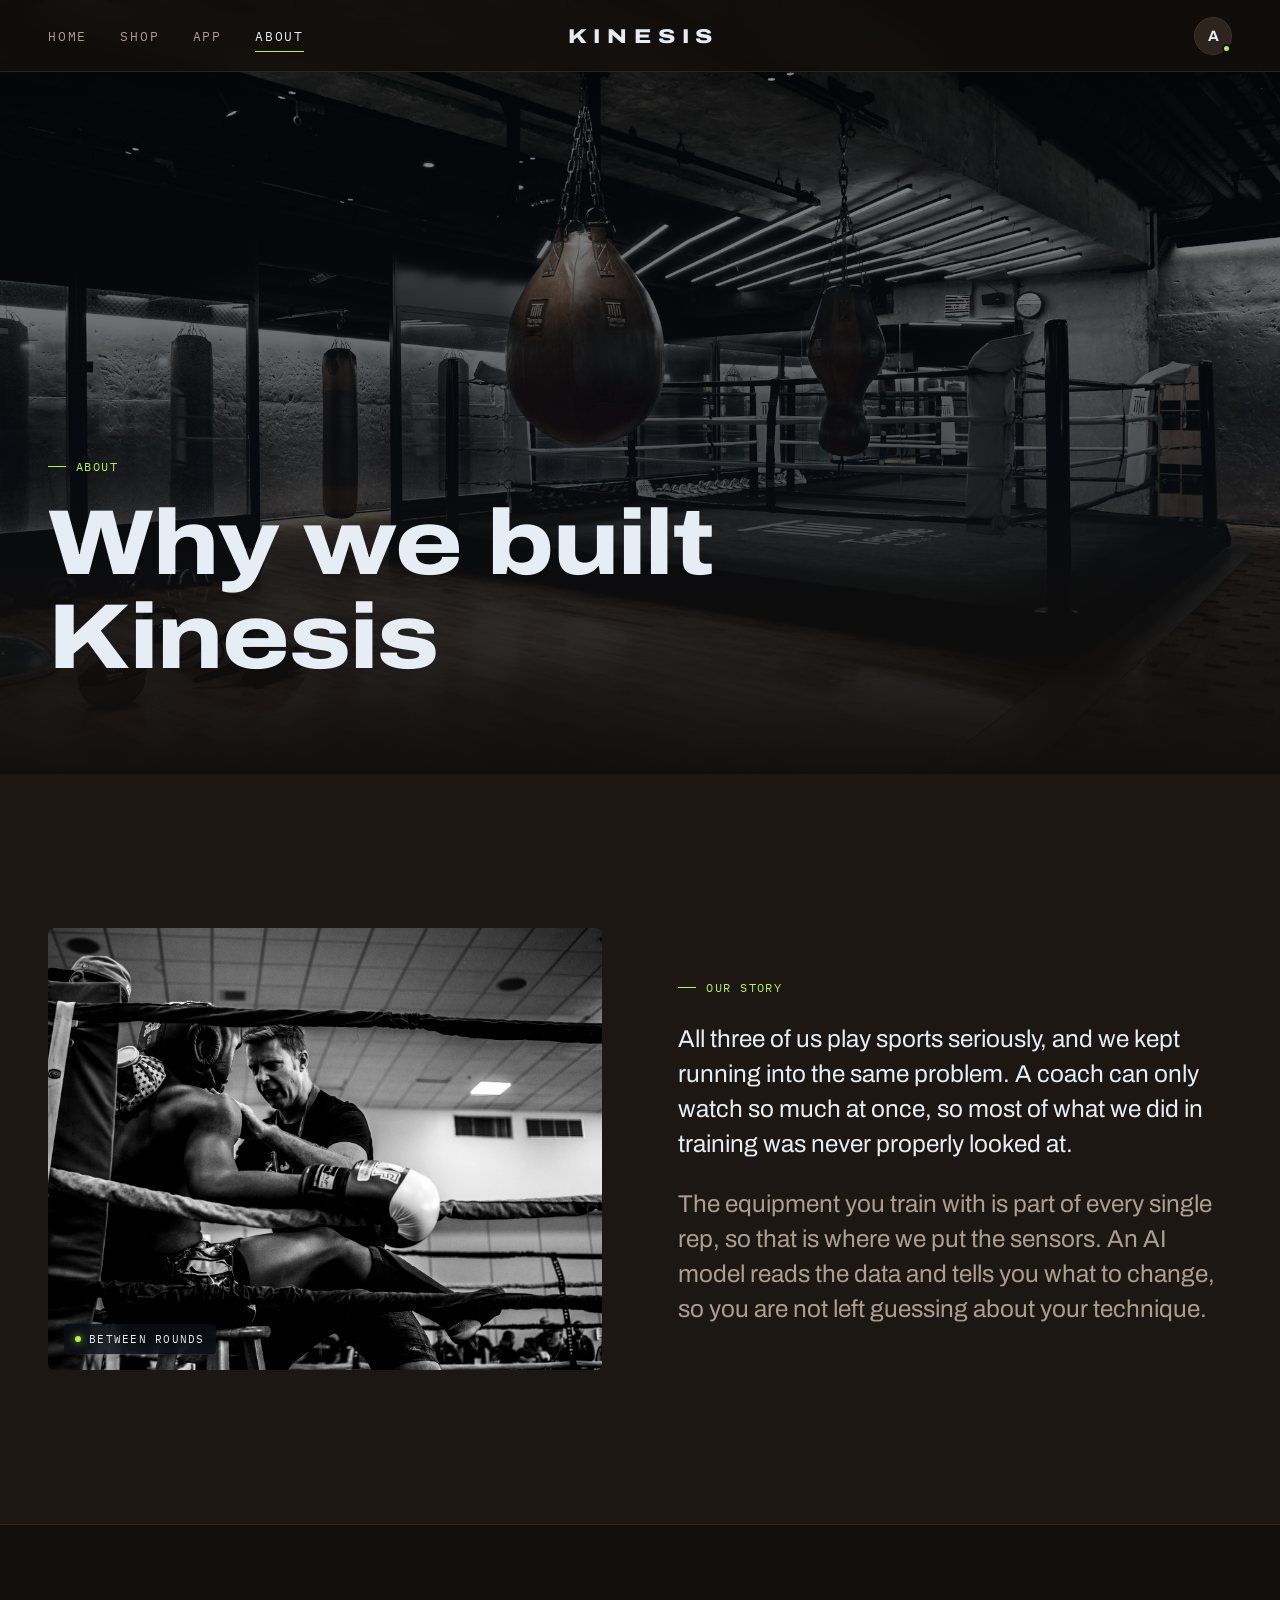
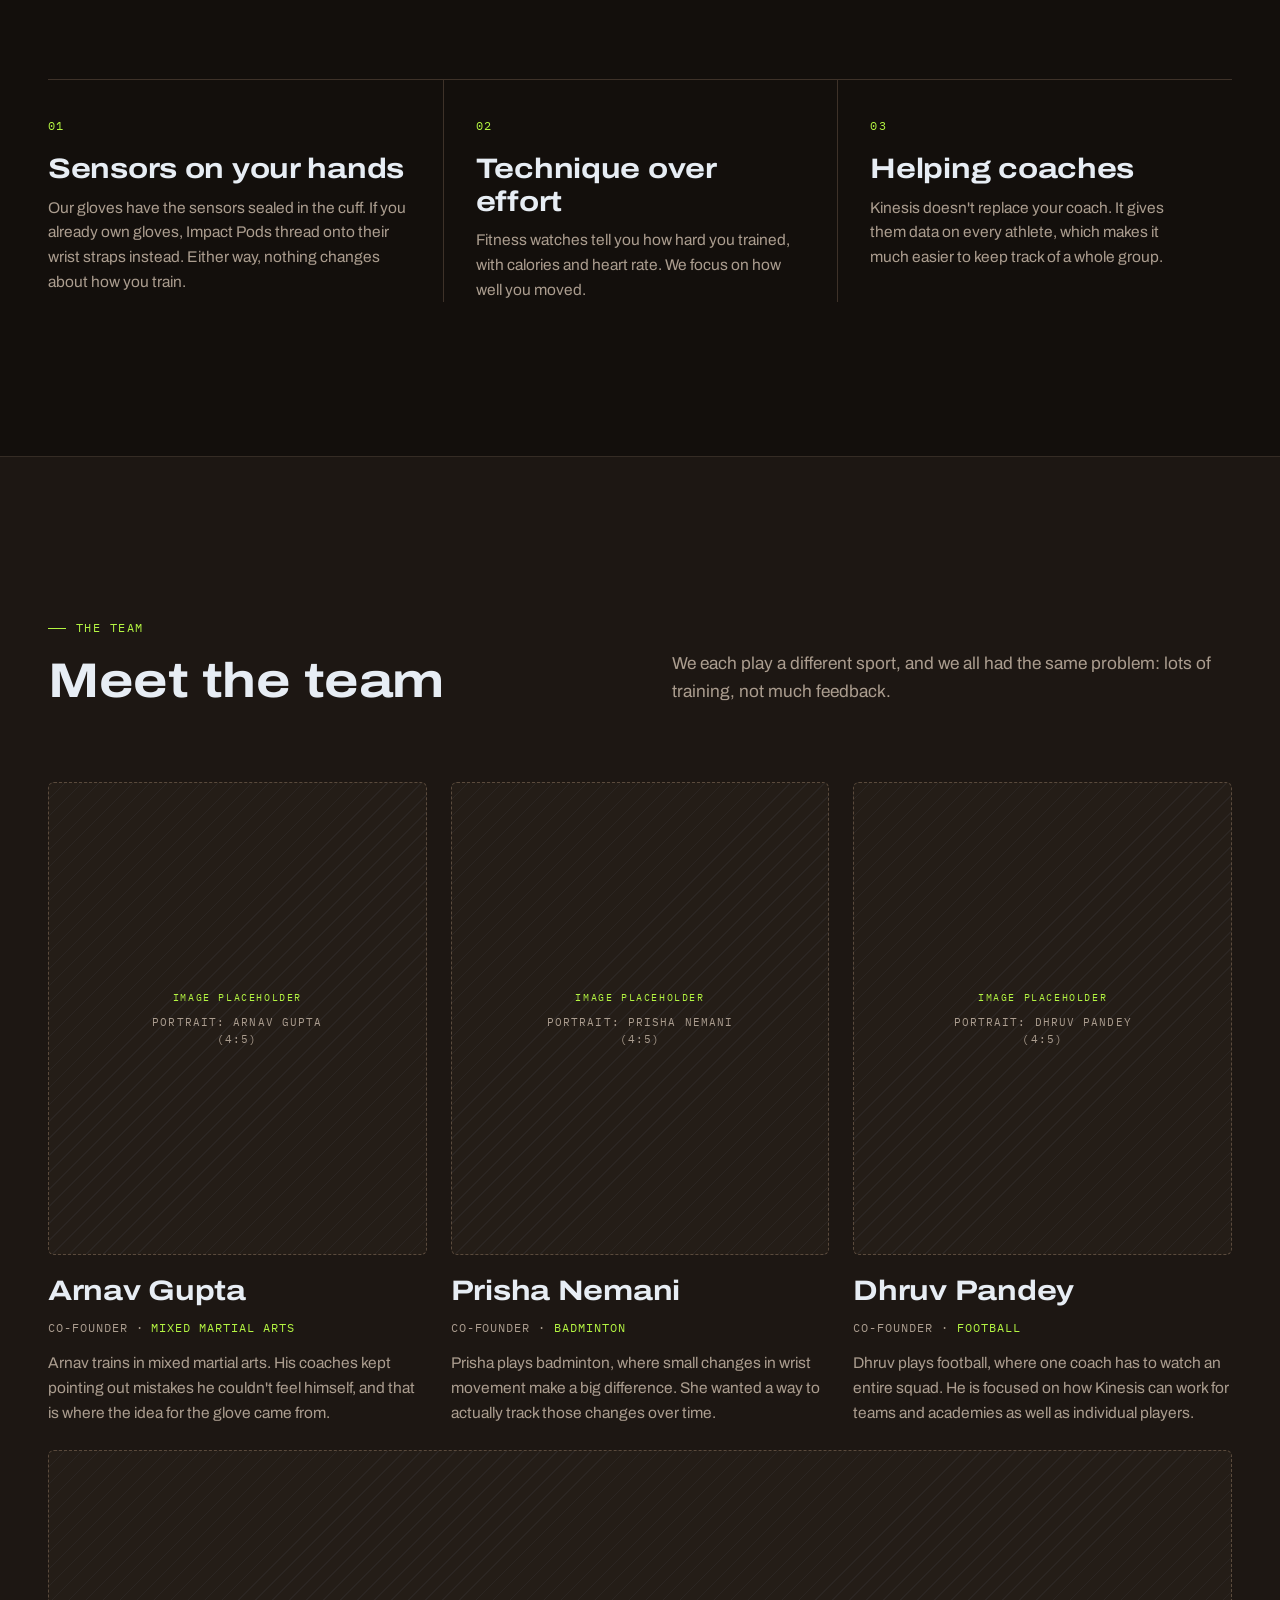
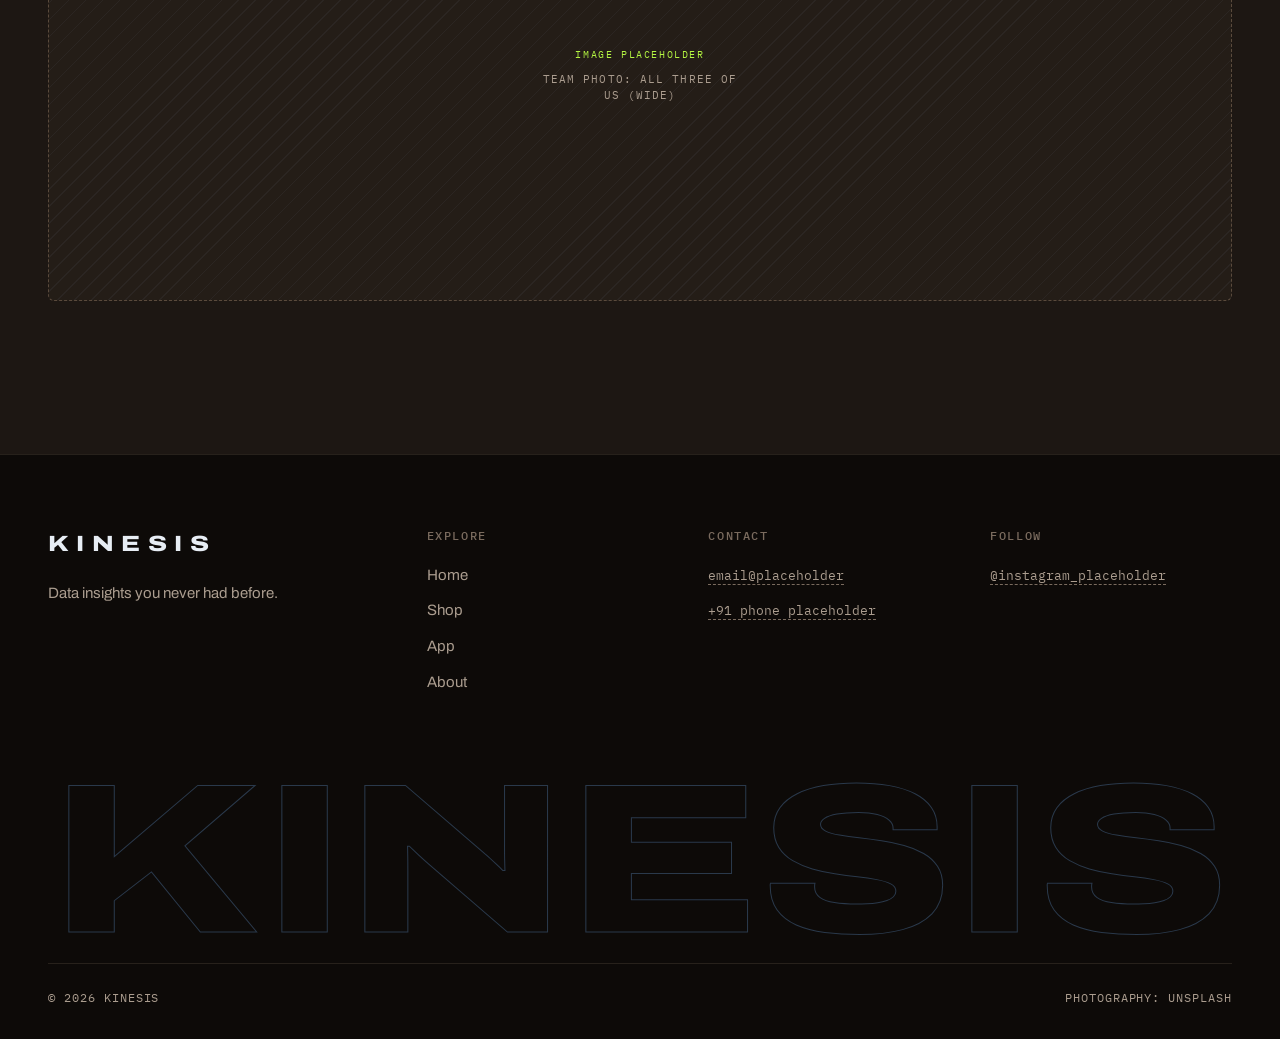
<file: about.html>
<!DOCTYPE html>
<html lang="en">
<head>
  <meta charset="utf-8">
  <meta name="viewport" content="width=device-width, initial-scale=1">
  <title>About | Kinesis</title>
  <meta name="description" content="Why we started Kinesis and who we are.">
  <meta name="theme-color" content="#0b1017">
  <link rel="icon" href="assets/img/favicon.svg" type="image/svg+xml">
  <link rel="icon" href="assets/img/favicon-32.png" type="image/png" sizes="32x32">
  <link rel="apple-touch-icon" href="assets/img/apple-touch-icon.png">
  <link rel="preconnect" href="https://fonts.googleapis.com">
  <link rel="preconnect" href="https://fonts.gstatic.com" crossorigin>
  <link href="https://fonts.googleapis.com/css2?family=Archivo:wdth,wght@62..125,100..900&family=IBM+Plex+Mono:wght@400;500&display=swap" rel="stylesheet">
  <link rel="stylesheet" href="assets/css/style.css">
</head>
<body data-page="about">
  <header id="site-header"></header>

  <main>
    <section class="about-hero">
      <img src="assets/img/about-gym.jpg" alt="An empty boxing gym with a ring and heavy bags">
      <div class="wrap">
        <span class="eyebrow reveal">About</span>
        <h1 class="h-xl reveal" data-delay="1">Why we built Kinesis</h1>
      </div>
    </section>

    <section class="section tone-b">
      <div class="wrap story">
        <figure class="story-media reveal" style="margin:0">
          <img src="assets/img/about-corner.jpg" alt="A coach talking to a fighter in the corner of a ring" loading="lazy">
          <figcaption class="badge">Between rounds</figcaption>
        </figure>
        <div>
          <span class="eyebrow reveal">Our story</span>
          <p class="big reveal" data-delay="1">All three of us play sports seriously, and we kept running into the same problem. A coach can only watch so much at once, so most of what we did in training was never properly looked at.</p>
          <p class="big reveal" data-delay="2">The equipment you train with is part of every single rep, so that is where we put the sensors. An AI model reads the data and tells you what to change, so you are not left guessing about your technique.</p>
        </div>
      </div>
    </section>

    <section class="section tone-a">
      <div class="wrap">
        <div class="principles reveal">
          <div>
            <span class="num">01</span>
            <h3 class="h-md">Sensors on your hands</h3>
            <p>Our gloves have the sensors sealed in the cuff. If you already own gloves, Impact Pods thread onto their wrist straps instead. Either way, nothing changes about how you train.</p>
          </div>
          <div>
            <span class="num">02</span>
            <h3 class="h-md">Technique over effort</h3>
            <p>Fitness watches tell you how hard you trained, with calories and heart rate. We focus on how well you moved.</p>
          </div>
          <div>
            <span class="num">03</span>
            <h3 class="h-md">Helping coaches</h3>
            <p>Kinesis doesn't replace your coach. It gives them data on every athlete, which makes it much easier to keep track of a whole group.</p>
          </div>
        </div>
      </div>
    </section>

    <section class="section tone-b">
      <div class="wrap">
        <div class="section-head">
          <div class="reveal">
            <span class="eyebrow">The team</span>
            <h2 class="h-lg">Meet the team</h2>
          </div>
          <p class="lede reveal" data-delay="1">We each play a different sport, and we all had the same problem: lots of training, not much feedback.</p>
        </div>

        <div class="team">
          <article class="member reveal">
            <div class="ph"><span>Portrait: Arnav Gupta (4:5)</span></div>
            <div class="member-info">
              <h3 class="h-md">Arnav Gupta</h3>
              <span class="mono">Co-founder · <span class="sport">Mixed martial arts</span></span>
              <p>Arnav trains in mixed martial arts. His coaches kept pointing out mistakes he couldn't feel himself, and that is where the idea for the glove came from.</p>
            </div>
          </article>
          <article class="member reveal" data-delay="1">
            <div class="ph"><span>Portrait: Prisha Nemani (4:5)</span></div>
            <div class="member-info">
              <h3 class="h-md">Prisha Nemani</h3>
              <span class="mono">Co-founder · <span class="sport">Badminton</span></span>
              <p>Prisha plays badminton, where small changes in wrist movement make a big difference. She wanted a way to actually track those changes over time.</p>
            </div>
          </article>
          <article class="member reveal" data-delay="2">
            <div class="ph"><span>Portrait: Dhruv Pandey (4:5)</span></div>
            <div class="member-info">
              <h3 class="h-md">Dhruv Pandey</h3>
              <span class="mono">Co-founder · <span class="sport">Football</span></span>
              <p>Dhruv plays football, where one coach has to watch an entire squad. He is focused on how Kinesis can work for teams and academies as well as individual players.</p>
            </div>
          </article>
        </div>
        <div class="ph team-wide reveal"><span>Team photo: all three of us (wide)</span></div>
      </div>
    </section>
  </main>

  <footer id="site-footer"></footer>

  <script src="assets/js/site.js"></script>
</body>
</html>
</file>
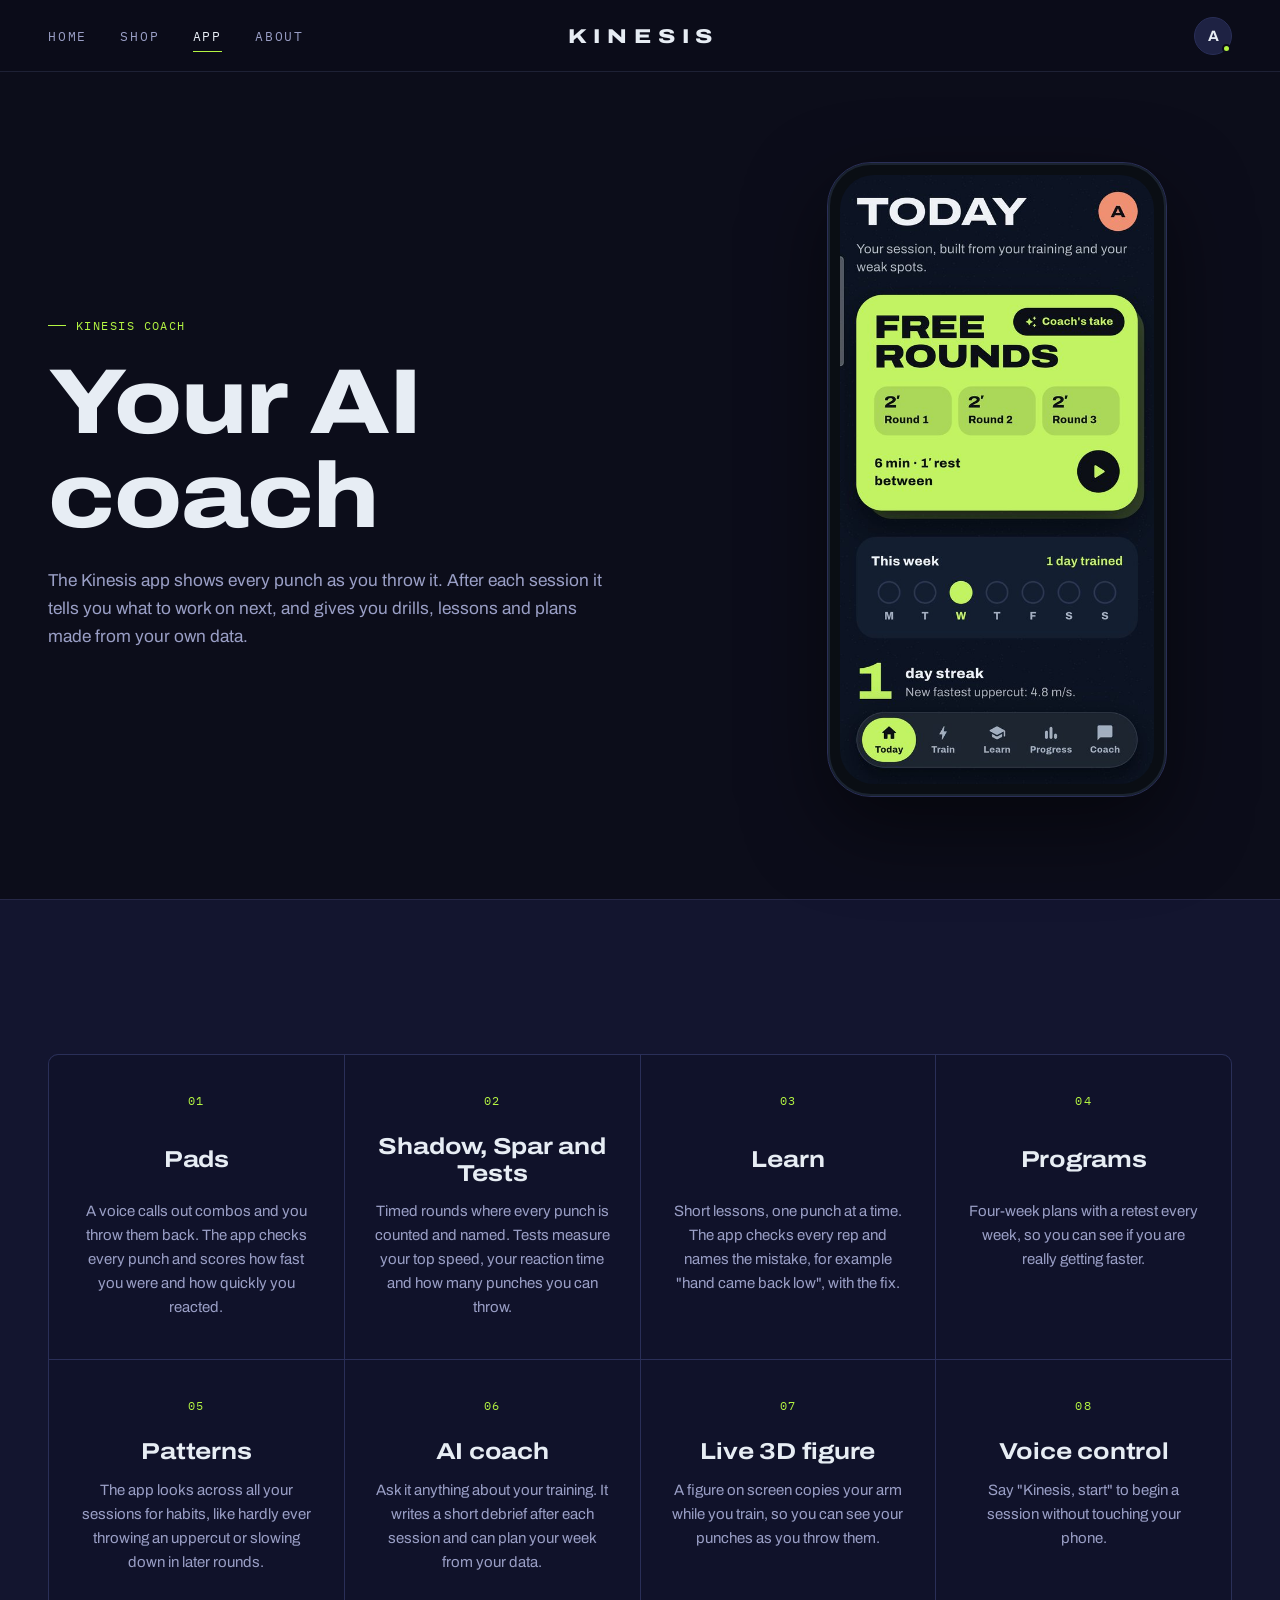
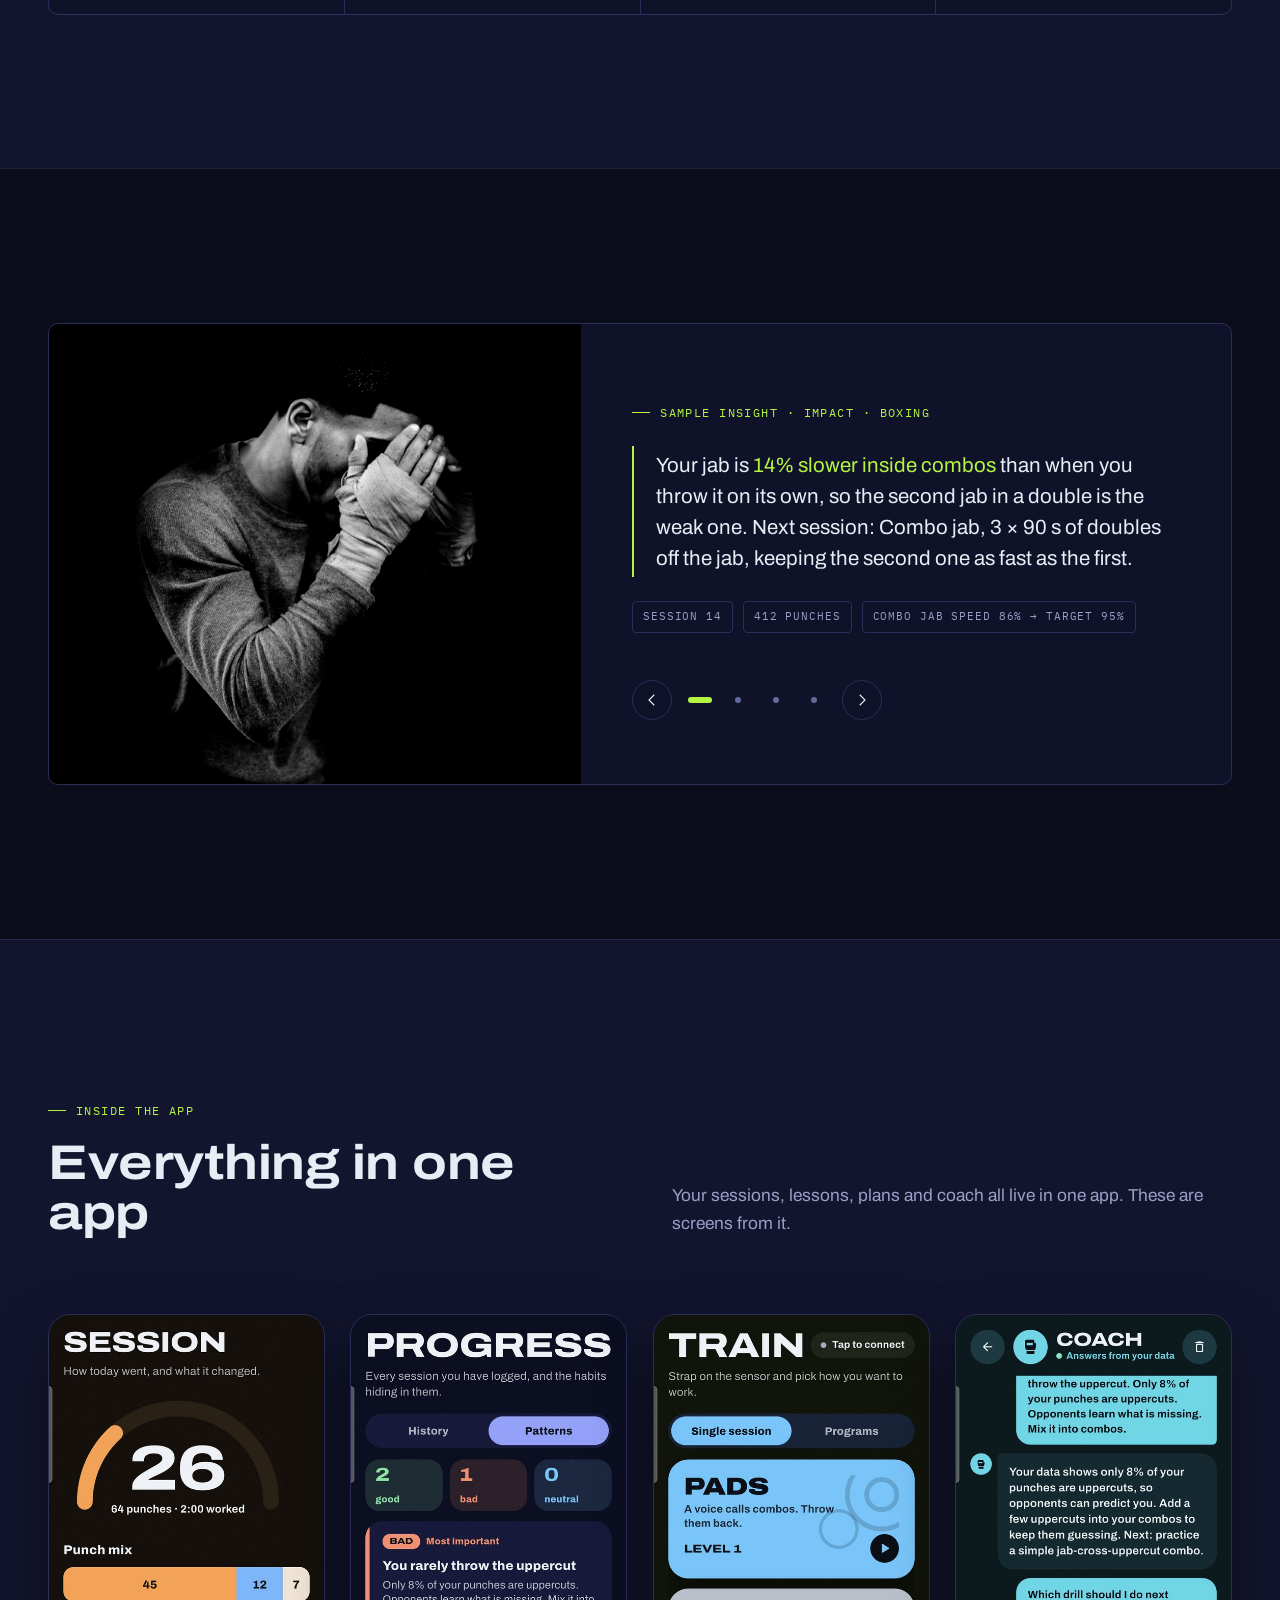
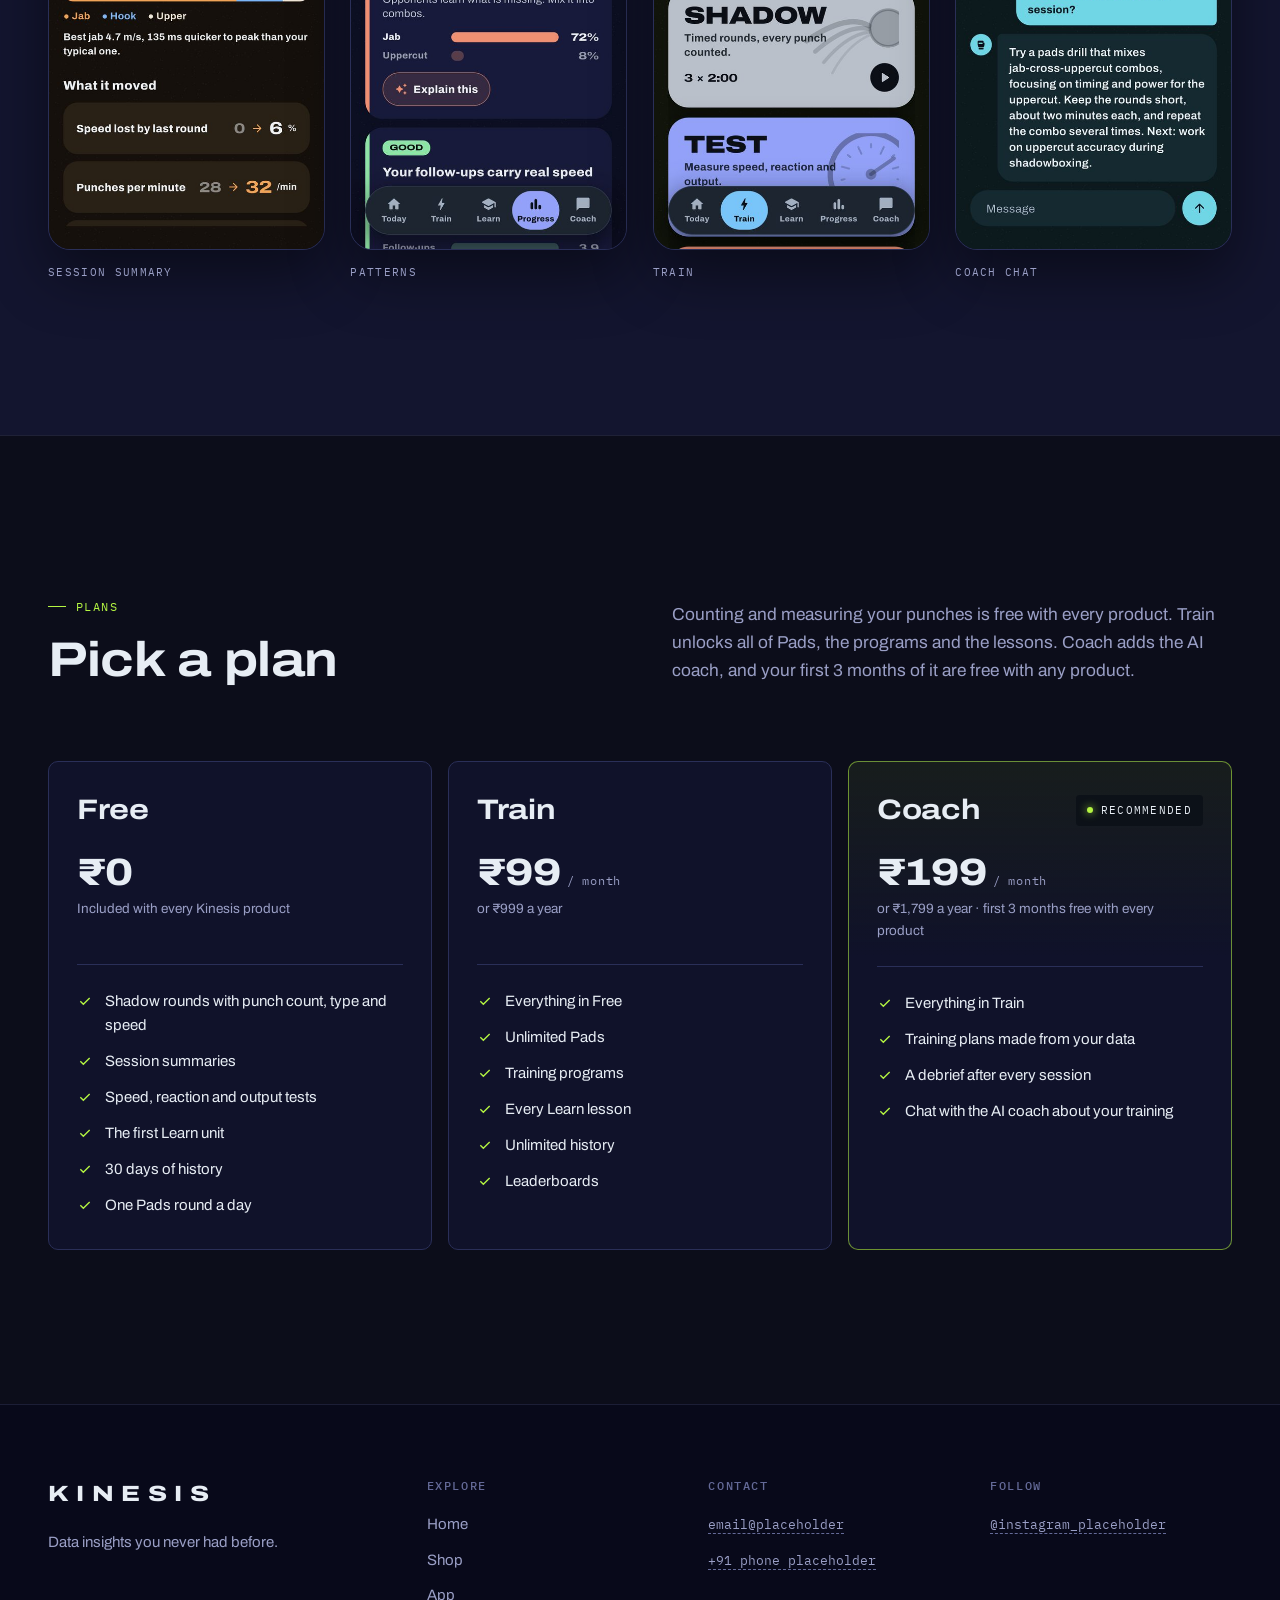
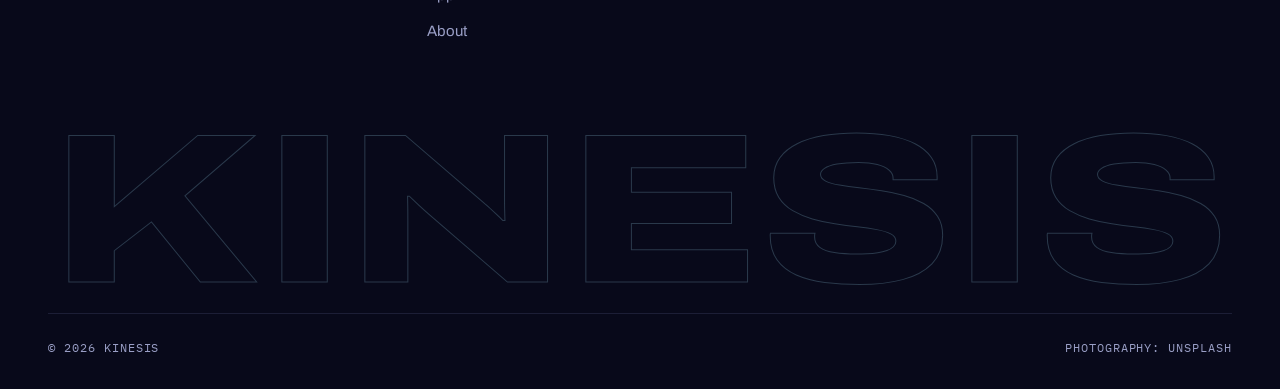
<file: app.html>
<!DOCTYPE html>
<html lang="en">
<head>
  <meta charset="utf-8">
  <meta name="viewport" content="width=device-width, initial-scale=1">
  <title>Kinesis Coach | AI coach</title>
  <meta name="description" content="Kinesis Coach looks at the data from your equipment and tells you what to work on.">
  <meta name="theme-color" content="#0b1017">
  <link rel="icon" href="assets/img/favicon.svg" type="image/svg+xml">
  <link rel="icon" href="assets/img/favicon-32.png" type="image/png" sizes="32x32">
  <link rel="apple-touch-icon" href="assets/img/apple-touch-icon.png">
  <link rel="preconnect" href="https://fonts.googleapis.com">
  <link rel="preconnect" href="https://fonts.gstatic.com" crossorigin>
  <link href="https://fonts.googleapis.com/css2?family=Archivo:wdth,wght@62..125,100..900&family=IBM+Plex+Mono:wght@400;500&display=swap" rel="stylesheet">
  <link rel="stylesheet" href="assets/css/style.css">
</head>
<body data-page="app">
  <header id="site-header"></header>

  <main>
    <section class="tone-a">
    <div class="wrap app-hero">
      <div>
        <span class="eyebrow reveal">Kinesis Coach</span>
        <h1 class="h-xl reveal" data-delay="1">Your AI coach</h1>
        <p class="lede reveal" data-delay="2">The Kinesis app shows every punch as you throw it. After each session it tells you what to work on next, and gives you drills, lessons and plans made from your own data.</p>
      </div>
      <div class="phone-ph phone-shot reveal" data-delay="2">
        <img src="assets/img/app-today.jpg" alt="The Today tab with a planned session of three 2-minute rounds and a 1-day streak">
      </div>
    </div>
    </section>

    <section class="section tone-b">
      <div class="wrap">
        <div class="coach-grid reveal">
          <div>
            <span class="num">01</span>
            <h3 class="h-md">Pads</h3>
            <p>A voice calls out combos and you throw them back. The app checks every punch and scores how fast you were and how quickly you reacted.</p>
          </div>
          <div>
            <span class="num">02</span>
            <h3 class="h-md">Shadow, Spar and Tests</h3>
            <p>Timed rounds where every punch is counted and named. Tests measure your top speed, your reaction time and how many punches you can throw.</p>
          </div>
          <div>
            <span class="num">03</span>
            <h3 class="h-md">Learn</h3>
            <p>Short lessons, one punch at a time. The app checks every rep and names the mistake, for example "hand came back low", with the fix.</p>
          </div>
          <div>
            <span class="num">04</span>
            <h3 class="h-md">Programs</h3>
            <p>Four-week plans with a retest every week, so you can see if you are really getting faster.</p>
          </div>
          <div>
            <span class="num">05</span>
            <h3 class="h-md">Patterns</h3>
            <p>The app looks across all your sessions for habits, like hardly ever throwing an uppercut or slowing down in later rounds.</p>
          </div>
          <div>
            <span class="num">06</span>
            <h3 class="h-md">AI coach</h3>
            <p>Ask it anything about your training. It writes a short debrief after each session and can plan your week from your data.</p>
          </div>
          <div>
            <span class="num">07</span>
            <h3 class="h-md">Live 3D figure</h3>
            <p>A figure on screen copies your arm while you train, so you can see your punches as you throw them.</p>
          </div>
          <div>
            <span class="num">08</span>
            <h3 class="h-md">Voice control</h3>
            <p>Say "Kinesis, start" to begin a session without touching your phone.</p>
          </div>
        </div>
      </div>
    </section>

    <section class="section tone-a">
      <div class="wrap">
        <div class="insight reveal" id="insight">
          <div class="insight-media">
            <img class="on" src="assets/img/app-boxer-portrait.jpg" alt="A boxer resting between rounds, head down">
            <img src="assets/img/insight-tennis.jpg" alt="A tennis player at the baseline holding a ball" loading="lazy">
            <img src="assets/img/insight-pickleball.jpg" alt="A pickleball player at the kitchen line" loading="lazy">
            <img src="assets/img/insight-golf.jpg" alt="A golfer at the top of his swing" loading="lazy">
          </div>
          <div class="insight-body">
            <div class="insight-slides">
            <div class="insight-slide on">
              <span class="eyebrow">Sample insight · Impact · Boxing</span>
              <p class="msg">Your jab is <em>14% slower inside combos</em> than when you throw it on its own, so the second jab in a double is the weak one. Next session: Combo jab, 3 × 90 s of doubles off the jab, keeping the second one as fast as the first.</p>
              <div class="msg-meta"><span>Session 14</span><span>412 punches</span><span>Combo jab speed 86% → target 95%</span></div>
            </div>
            <div class="insight-slide">
              <span class="eyebrow">Sample insight · Vortex · Tennis</span>
              <p class="msg">On high forehands (above shoulder height) you are hitting the ball <em>11 cm behind your front hip</em>, and your topspin drops by about 20%. Next session: 4 × 12 high-ball feeds, hitting the ball further in front and finishing over your shoulder.</p>
              <div class="msg-meta"><span>Session 9</span><span>286 strokes</span><span>Forehand score 74 → target 82</span></div>
            </div>
            <div class="insight-slide">
              <span class="eyebrow">Sample insight · Titan · Pickleball</span>
              <p class="msg">In rallies longer than 8 shots, your paddle face opens by <em>7° on backhand dinks</em>, which is causing your pop-ups. Next session: 3 × 5 min of cross-court dinking with the paddle tip up and the face closed.</p>
              <div class="msg-meta"><span>Session 21</span><span>1,140 shots</span><span>Pop-up rate 14% → target 6%</span></div>
            </div>
            <div class="insight-slide">
              <span class="eyebrow">Sample insight · Scythe · Golf</span>
              <p class="msg">On the back nine your tempo goes from 3.0 : 1 to <em>3.6 : 1</em>, and when that happens the face is 4° open at impact. Next range session: 30 balls with a slow two-count backswing, then 10 at full speed.</p>
              <div class="msg-meta"><span>Round 6</span><span>38 full swings</span><span>Face angle +3.8° → target ±1°</span></div>
            </div>
            </div>
            <div class="insight-nav">
              <button class="insight-arrow prev" type="button" aria-label="Previous insight"><svg viewBox="0 0 24 24" fill="none" stroke="currentColor" stroke-width="1.5"><path d="M15 5l-7 7 7 7"/></svg></button>
              <div class="insight-dots" role="group" aria-label="Choose a sport">
                <button type="button" aria-current="true" aria-label="Boxing insight"></button>
                <button type="button" aria-current="false" aria-label="Tennis insight"></button>
                <button type="button" aria-current="false" aria-label="Pickleball insight"></button>
                <button type="button" aria-current="false" aria-label="Golf insight"></button>
              </div>
              <button class="insight-arrow next" type="button" aria-label="Next insight"><svg viewBox="0 0 24 24" fill="none" stroke="currentColor" stroke-width="1.5"><path d="M9 5l7 7-7 7"/></svg></button>
            </div>
          </div>
        </div>
      </div>
    </section>

    <section class="section tone-b">
      <div class="wrap">
        <div class="section-head">
          <div class="reveal">
            <span class="eyebrow">Inside the app</span>
            <h2 class="h-lg">Everything in one app</h2>
          </div>
          <p class="lede reveal" data-delay="1">Your sessions, lessons, plans and coach all live in one app. These are screens from it.</p>
        </div>
        <div class="collage reveal">
          <figure><img src="assets/img/app-summary.jpg" alt="A session summary: score 26, 64 punches, the punch mix and what changed" loading="lazy"><figcaption>Session summary</figcaption></figure>
          <figure><img src="assets/img/app-patterns.jpg" alt="Patterns: a warning that only 8% of punches are uppercuts" loading="lazy"><figcaption>Patterns</figcaption></figure>
          <figure><img src="assets/img/app-train.jpg" alt="The Train tab with Pads, Shadow and Test" loading="lazy"><figcaption>Train</figcaption></figure>
          <figure><img src="assets/img/app-chat.jpg" alt="A chat with the AI coach about which drill to do next" loading="lazy"><figcaption>Coach chat</figcaption></figure>
        </div>
      </div>
    </section>

    <section class="section tone-a" id="plans">
      <div class="wrap">
        <div class="section-head">
          <div class="reveal">
            <span class="eyebrow">Plans</span>
            <h2 class="h-lg">Pick a plan</h2>
          </div>
          <p class="lede reveal" data-delay="1">Counting and measuring your punches is free with every product. Train unlocks all of Pads, the programs and the lessons. Coach adds the AI coach, and your first 3 months of it are free with any product.</p>
        </div>
        <div class="plans" id="plans-grid"></div>
      </div>
    </section>
  </main>

  <footer id="site-footer"></footer>

  <script src="assets/js/products.js"></script>
  <script>
    (function () {
      var tick = '<svg viewBox="0 0 24 24" fill="none" stroke="currentColor" stroke-width="2"><path d="M5 12.5l4.5 4.5L19 7.5"/></svg>';
      document.getElementById('plans-grid').innerHTML = KINESIS.plans.map(function (p, i) {
        var price = typeof p.price === 'number' ? KINESIS.formatINR(p.price) + '<small>' + p.per + '</small>' : p.price;
        return '<article class="plan reveal' + (p.featured ? ' featured' : '') + '" data-delay="' + i + '">' +
          '<div class="plan-top"><h3 class="h-md">' + p.name + '</h3>' + (p.featured ? '<span class="badge">Recommended</span>' : '') + '</div>' +
          '<div class="price">' + price + '</div>' +
          '<p class="note">' + p.note + '</p>' +
          '<ul>' + p.items.map(function (it) { return '<li>' + tick + '<span>' + it + '</span></li>'; }).join('') + '</ul>' +
        '</article>';
      }).join('');

      // insight slideshow: changes only on a dot or arrow click (no autoplay)
      var box = document.getElementById('insight');
      var imgs = box.querySelectorAll('.insight-media img'), slides = box.querySelectorAll('.insight-slide'), dots = box.querySelectorAll('.insight-dots button');
      var cur = 0;
      function show(i) {
        cur = (i + slides.length) % slides.length;
        [imgs, slides].forEach(function (set) { set.forEach(function (el, k) { el.classList.toggle('on', k === cur); }); });
        dots.forEach(function (b, k) { b.setAttribute('aria-current', k === cur ? 'true' : 'false'); });
      }
      dots.forEach(function (d, i) { d.addEventListener('click', function () { show(i); }); });
      box.querySelector('.insight-arrow.prev').addEventListener('click', function () { show(cur - 1); });
      box.querySelector('.insight-arrow.next').addEventListener('click', function () { show(cur + 1); });
    })();
  </script>
  <script src="assets/js/site.js"></script>
</body>
</html>
</file>
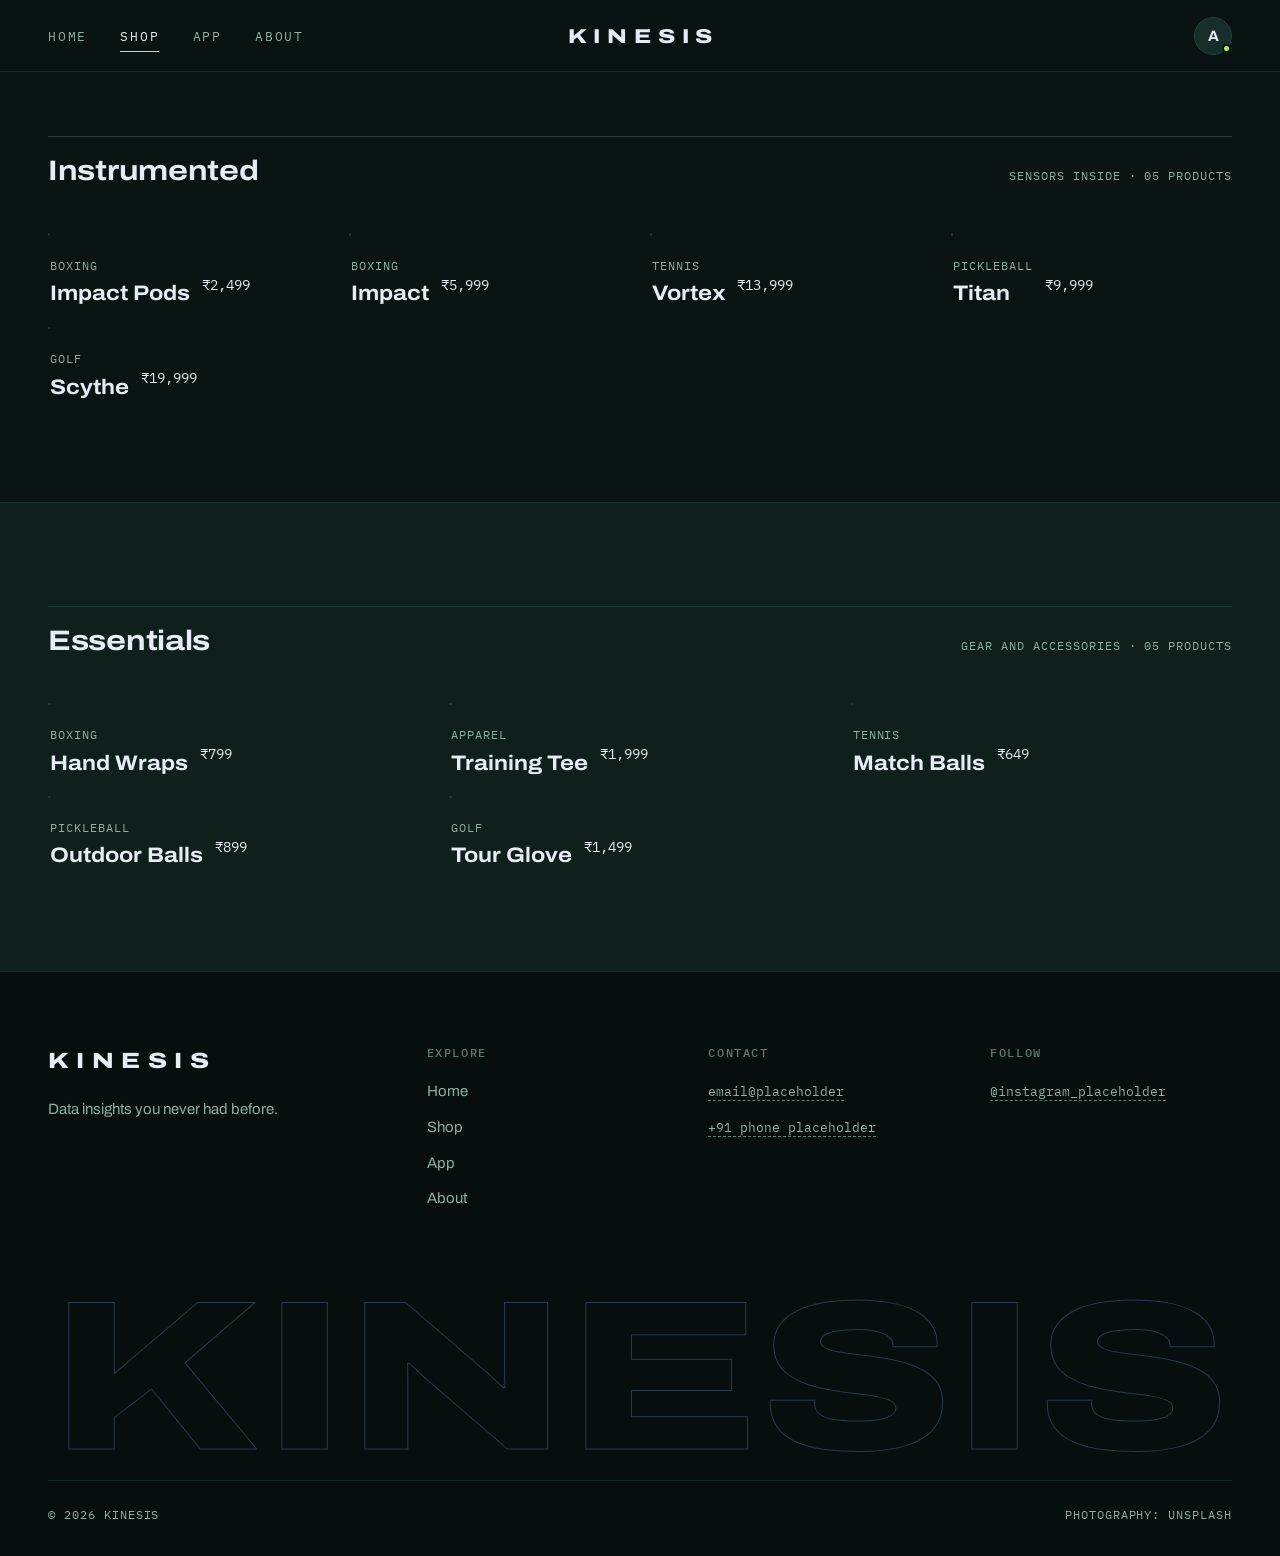
<file: shop.html>
<!DOCTYPE html>
<html lang="en">
<head>
  <meta charset="utf-8">
  <meta name="viewport" content="width=device-width, initial-scale=1">
  <title>Shop | Kinesis</title>
  <meta name="description" content="Boxing gloves, tennis rackets, pickleball paddles and golf drivers with sensors built in, plus training essentials.">
  <meta name="theme-color" content="#0b1017">
  <link rel="icon" href="assets/img/favicon.svg" type="image/svg+xml">
  <link rel="icon" href="assets/img/favicon-32.png" type="image/png" sizes="32x32">
  <link rel="apple-touch-icon" href="assets/img/apple-touch-icon.png">
  <link rel="preconnect" href="https://fonts.googleapis.com">
  <link rel="preconnect" href="https://fonts.gstatic.com" crossorigin>
  <link href="https://fonts.googleapis.com/css2?family=Archivo:wdth,wght@62..125,100..900&family=IBM+Plex+Mono:wght@400;500&display=swap" rel="stylesheet">
  <link rel="stylesheet" href="assets/css/style.css">
</head>
<body data-page="shop">
  <header id="site-header"></header>

  <main>
    <section class="shop-group first tone-a" data-group="instrumented">
      <div class="wrap">
        <div class="shop-group-head">
          <h2 class="h-md">Instrumented</h2>
          <span class="mono">Sensors inside · 05 products</span>
        </div>
        <div class="grid-4" id="grid-instrumented"></div>
      </div>
    </section>

    <section class="shop-group tone-b" data-group="essentials">
      <div class="wrap">
        <div class="shop-group-head">
          <h2 class="h-md">Essentials</h2>
          <span class="mono">Gear and accessories · 05 products</span>
        </div>
        <div class="grid-3" id="grid-essentials"></div>
      </div>
    </section>
  </main>

  <!-- Product sheet (opens over the page, like a streaming service's "more info") -->
  <div class="modal" id="modal" aria-hidden="true">
    <div class="modal-backdrop" data-close></div>
    <div class="sheet" role="dialog" aria-modal="true" aria-labelledby="sheet-name">
      <button class="sheet-close" type="button" aria-label="Close" data-close>
        <svg width="18" height="18" viewBox="0 0 24 24" fill="none" stroke="currentColor" stroke-width="1.6"><path d="M5 5l14 14M19 5L5 19"/></svg>
      </button>
      <div id="sheet-content"></div>
    </div>
  </div>

  <footer id="site-footer"></footer>

  <script src="assets/js/products.js"></script>
  <script src="assets/js/site.js"></script>
  <script src="assets/js/shop.js"></script>
</body>
</html>
</file>
<file: assets/css/style.css>
/* ==========================================================================
   KINESIS — shared styles
   ========================================================================== */

:root {
  --bg: #0b1017;
  --bg-2: #0e141c;
  --surface: #131b25;
  --surface-2: #19232f;
  --line: #243142;
  --line-soft: rgba(150, 172, 198, 0.12);
  --text: #e7edf4;
  --muted: #8d9bad;
  --dim: #5d6c7e;
  --accent: #b4f542;
  --accent-dim: rgba(180, 245, 66, 0.14);
  --accent-ink: #0b1017;
  --bg-alt: #111b27;
  --foot: #080c12;
  --header-bg: rgba(11, 16, 23, .8);
  --ph-line: #34465c;

  --f-display: 'Archivo', system-ui, sans-serif;
  --f-body: 'Archivo', system-ui, sans-serif;
  --f-mono: 'IBM Plex Mono', ui-monospace, monospace;

  --wrap: 1280px;
  --gutter: clamp(16px, 4vw, 48px);
  --header-h: 72px;
  --radius: 6px;
  --ease: cubic-bezier(.2, .7, .1, 1);
}

/* ---------- per-page tints: each page has its own dark hue ---------- */
body[data-page="shop"] {
  --bg: #091413; --bg-alt: #0f1f1c; --bg-2: #0c1a18; --surface: #122421; --surface-2: #182e2a;
  --line: #22413c; --line-soft: rgba(140, 205, 190, .12); --muted: #8eaea7; --dim: #5c7a74;
  --foot: #060f0e; --header-bg: rgba(9, 20, 19, .82); --ph-line: #2f5751;
}
body[data-page="app"] {
  --bg: #0c0d1a; --bg-alt: #13152f; --bg-2: #10122a; --surface: #171a36; --surface-2: #1e2243;
  --line: #2a2f58; --line-soft: rgba(165, 170, 235, .13); --muted: #9a9fc6; --dim: #646a98;
  --foot: #08091a; --header-bg: rgba(12, 13, 26, .82); --ph-line: #3a4178;
}
body[data-page="about"] {
  --bg: #130f0c; --bg-alt: #1d1713; --bg-2: #191410; --surface: #241d17; --surface-2: #2c241d;
  --line: #3e3229; --line-soft: rgba(225, 195, 165, .12); --muted: #ab9d8f; --dim: #7a6b5e;
  --foot: #0d0a08; --header-bg: rgba(19, 15, 12, .82); --ph-line: #5a4a3c;
}
/* zebra: alternate two close shades section by section */
.tone-a { background: var(--bg); }
.tone-b { background: var(--bg-alt); }
.tone-b + .tone-a, .tone-a + .tone-b { border-top: 1px solid var(--line-soft); }

*, *::before, *::after { box-sizing: border-box; }
html { -webkit-text-size-adjust: 100%; scroll-behavior: smooth; }
body {
  margin: 0;
  background: var(--bg);
  color: var(--text);
  font-family: var(--f-body);
  font-size: 16px;
  line-height: 1.6;
  font-variation-settings: 'wdth' 100;
  -webkit-font-smoothing: antialiased;
  overflow-x: hidden;
}
img { display: block; max-width: 100%; }
a { color: inherit; text-decoration: none; }
button { font: inherit; color: inherit; background: none; border: 0; padding: 0; cursor: pointer; }
::selection { background: var(--accent); color: var(--accent-ink); }

.wrap { width: 100%; max-width: var(--wrap); margin: 0 auto; padding: 0 var(--gutter); }

/* ---------- type helpers ---------- */
.mono {
  font-family: var(--f-mono);
  font-size: 12px;
  letter-spacing: .08em;
  text-transform: uppercase;
  color: var(--muted);
}
.eyebrow {
  font-family: var(--f-mono);
  font-size: 12px;
  letter-spacing: .12em;
  text-transform: uppercase;
  color: var(--accent);
  display: inline-flex;
  align-items: center;
  gap: 10px;
}
.eyebrow::before {
  content: '';
  width: 18px; height: 1px;
  background: currentColor;
}
.h-xl, .h-lg, .h-md {
  font-family: var(--f-display);
  font-variation-settings: 'wdth' 118;
  font-weight: 700;
  letter-spacing: -0.01em;
  line-height: 1.02;
  margin: 0;
}
.h-xl { font-size: clamp(44px, 7.2vw, 112px); font-weight: 800; }
.h-lg { font-size: clamp(32px, 3.8vw, 56px); }
.h-md { font-size: clamp(22px, 2.2vw, 30px); line-height: 1.15; }
.lede { font-size: clamp(17px, 1.35vw, 20px); color: var(--muted); max-width: 56ch; margin: 0; }
.muted { color: var(--muted); }

/* ---------- buttons ---------- */
.btn {
  display: inline-flex;
  align-items: center;
  gap: 12px;
  height: 52px;
  padding: 0 26px;
  border-radius: var(--radius);
  font-family: var(--f-mono);
  font-size: 13px;
  font-weight: 500;
  letter-spacing: .1em;
  text-transform: uppercase;
  transition: background .25s var(--ease), color .25s var(--ease), border-color .25s var(--ease), transform .25s var(--ease);
  white-space: nowrap;
}
.btn--primary { background: var(--accent); color: var(--accent-ink); }
.btn--primary:hover { background: #d8ff5e; }
.btn--ghost { border: 1px solid var(--line); color: var(--text); }
.btn--soon { border: 1px dashed var(--line); color: var(--muted); cursor: default; }
.btn--ghost:hover { border-color: var(--muted); }
.btn .arrow { transition: transform .25s var(--ease); }
.btn:hover .arrow { transform: translateX(4px); }

/* ---------- image placeholders ---------- */
.ph {
  position: relative;
  display: flex;
  flex-direction: column;
  align-items: center;
  justify-content: center;
  gap: 8px;
  padding: 16px;
  text-align: center;
  background:
    repeating-linear-gradient(135deg, transparent 0 11px, rgba(150,172,198,.06) 11px 12px),
    var(--surface);
  border: 1px dashed var(--ph-line);
  color: var(--muted);
  font-family: var(--f-mono);
  font-size: 11px;
  letter-spacing: .1em;
  text-transform: uppercase;
}
.ph::before {
  content: 'Image placeholder';
  color: var(--accent);
  font-size: 10px;
  letter-spacing: .16em;
}
.ph span { max-width: 28ch; line-height: 1.5; }

/* ---------- header ---------- */
.site-header {
  position: fixed;
  inset: 0 0 auto 0;
  z-index: 50;
  height: var(--header-h);
  transition: background .3s var(--ease), border-color .3s var(--ease), backdrop-filter .3s;
  border-bottom: 1px solid transparent;
}
.site-header.scrolled,
.site-header.solid {
  background: var(--header-bg);
  backdrop-filter: blur(14px);
  -webkit-backdrop-filter: blur(14px);
  border-bottom-color: var(--line-soft);
}
/* Home: solid bar at the top so it stands apart from the hero; blurred style once scrolled */
body[data-page="home"] .site-header:not(.scrolled) { background: #0b1017; }
.site-header .wrap {
  height: 100%;
  display: grid;
  grid-template-columns: 1fr auto 1fr;
  align-items: center;
  max-width: none;
}
.avatar {
  width: 38px; height: 38px;
  border-radius: 50%;
  display: grid;
  place-items: center;
  background: var(--surface-2);
  border: 1px solid var(--line);
  font-family: var(--f-display);
  font-weight: 700;
  font-size: 15px;
  color: var(--text);
  position: relative;
  user-select: none;
  justify-self: end;
}
.avatar::after {
  content: '';
  position: absolute;
  right: 0; bottom: 1px;
  width: 9px; height: 9px;
  border-radius: 50%;
  background: var(--accent);
  border: 2px solid var(--bg);
}
.wordmark {
  font-family: var(--f-display);
  font-variation-settings: 'wdth' 125;
  font-weight: 800;
  font-size: 20px;
  letter-spacing: .34em;
  padding-left: .34em;   /* balances the trailing letter-spacing */
}
.nav {
  justify-self: start;
  display: flex;
  gap: clamp(18px, 2.6vw, 40px);
}
.nav a {
  font-family: var(--f-mono);
  font-size: 12.5px;
  letter-spacing: .14em;
  text-transform: uppercase;
  color: var(--muted);
  position: relative;
  padding: 6px 0;
  transition: color .2s;
}
.nav a:hover, .nav a[aria-current="page"] { color: var(--text); }
.nav a[aria-current="page"]::after {
  content: '';
  position: absolute;
  left: 0; right: 0; bottom: 0;
  height: 1px;
  background: var(--accent);
}

/* ---------- footer ---------- */
.site-footer {
  border-top: 1px solid var(--line-soft);
  padding: 72px 0 32px;
  margin-top: 0;
  background: var(--foot);
}
.footer-grid {
  display: grid;
  grid-template-columns: 1.4fr repeat(3, 1fr);
  gap: 40px;
}
.footer-brand .wordmark { font-size: 22px; padding-left: 0; }
.footer-brand p { color: var(--muted); max-width: 32ch; margin: 18px 0 0; font-size: 15px; }
.footer-col h4 {
  margin: 0 0 16px;
  font-family: var(--f-mono);
  font-size: 11.5px;
  font-weight: 500;
  letter-spacing: .14em;
  text-transform: uppercase;
  color: var(--dim);
}
.footer-col ul { list-style: none; margin: 0; padding: 0; display: grid; gap: 10px; }
.footer-col a { color: var(--muted); transition: color .2s; font-size: 15px; }
.footer-col a:hover { color: var(--text); }
.ph-text {
  border-bottom: 1px dashed var(--dim);
  font-family: var(--f-mono);
  font-size: 13px !important;
}
.footer-giant {
  display: block;
  width: 100%;
  height: auto;
  margin: 72px 0 24px;
  overflow: visible;
  user-select: none;
}
.footer-giant text {
  font-family: var(--f-display);
  font-variation-settings: 'wdth' 125;
  font-weight: 800;
  font-size: 180px;
  fill: transparent;
  stroke: #2a394b;
  stroke-width: 1;
  vector-effect: non-scaling-stroke;
}
.footer-base {
  display: flex;
  justify-content: space-between;
  gap: 16px;
  flex-wrap: wrap;
  padding-top: 24px;
  border-top: 1px solid var(--line-soft);
}

/* ---------- reveal on scroll ---------- */
.reveal { opacity: 0; transform: translateY(24px); transition: opacity .9s var(--ease), transform .9s var(--ease); }
.reveal.in { opacity: 1; transform: none; }
.reveal[data-delay="1"] { transition-delay: .1s; }
.reveal[data-delay="2"] { transition-delay: .2s; }
.reveal[data-delay="3"] { transition-delay: .3s; }

/* ==========================================================================
   HOME — 3D hero
   ========================================================================== */
.hero {
  position: relative;
  height: 100vh;
  height: 100svh;
  min-height: 680px;
  max-height: 1100px;
  overflow: hidden;
  background: #151920;
}
/* Studio backdrop behind the model: a soft key light, a floor with a lit spot, and a dark vignette */
.hero::before {
  content: '';
  position: absolute;
  inset: 0;
  pointer-events: none;
  background:
    radial-gradient(ellipse 30% 7% at 50% 74%, rgba(180, 245, 66, .07), transparent 70%),
    radial-gradient(ellipse 42% 12% at 50% 74%, rgba(210, 225, 245, .08), transparent 75%),
    radial-gradient(ellipse 48% 52% at 50% 42%, rgba(120, 145, 180, .16), transparent 72%),
    linear-gradient(180deg, transparent 0 62%, rgba(255, 255, 255, .025) 70%, rgba(0, 0, 0, .28) 100%),
    radial-gradient(ellipse 85% 80% at 50% 45%, transparent 55%, rgba(5, 7, 10, .65) 100%);
}
.hero-stage { position: absolute; inset: 0; }
.hero canvas {
  position: absolute;
  inset: 0;
  width: 100%;
  height: 100%;
  cursor: grab;
  touch-action: pan-y;
  outline: none;
}
.hero canvas.dragging { cursor: grabbing; }

.hero-callouts { position: absolute; inset: 0; pointer-events: none; }
.hero-callouts svg { position: absolute; inset: 0; width: 100%; height: 100%; overflow: visible; }
.co-line { fill: none; stroke: rgba(231, 237, 244, .55); stroke-width: 1; }
.co-dot { fill: var(--accent); }
.co-ring { fill: none; stroke: var(--accent); stroke-width: 1; }
.exo .co-line { stroke: rgba(180, 245, 66, .7); }

.callout {
  position: absolute;
  top: 0; left: 0;
  width: 230px;
  pointer-events: auto;
  will-change: transform, opacity;
}
.callout .num {
  font-family: var(--f-mono);
  font-size: 11px;
  letter-spacing: .12em;
  color: var(--accent);
}
.callout h3 {
  margin: 2px 0 4px;
  font-family: var(--f-display);
  font-variation-settings: 'wdth' 112;
  font-size: 15px;
  font-weight: 700;
  letter-spacing: .06em;
  text-transform: uppercase;
}
.callout p { margin: 0; font-size: 13.5px; line-height: 1.45; color: var(--muted); }
.callout.right { text-align: left; }
.callout.left { text-align: right; }

.hero-arrow {
  position: absolute;
  top: 46%;
  z-index: 5;
  width: 56px; height: 56px;
  border-radius: 50%;
  border: 1px solid var(--line);
  display: grid;
  place-items: center;
  color: var(--text);
  background: rgba(11,16,23,.35);
  transition: border-color .2s, background .2s, transform .2s var(--ease);
}
.hero-arrow:hover { border-color: var(--accent); background: rgba(180, 245, 66,.06); }
.hero-arrow:active { transform: scale(.94); }
.hero-arrow svg { width: 22px; height: 22px; }
.hero-arrow.prev { left: var(--gutter); }
.hero-arrow.next { right: var(--gutter); }

.hero-meta {
  position: absolute;
  top: calc(var(--header-h) + 22px);
  left: var(--gutter);
  right: var(--gutter);
  display: flex;
  justify-content: space-between;
  pointer-events: none;
  z-index: 4;
}
.hero-meta .mono b { color: var(--text); font-weight: 500; }

.hero-bottom {
  position: absolute;
  left: 0; right: 0;
  bottom: clamp(24px, 4vh, 44px);
  display: flex;
  flex-direction: column;
  align-items: center;
  gap: 14px;
  z-index: 4;
  pointer-events: none;
}
.hero-name {
  pointer-events: auto;
  display: flex;
  flex-direction: column;
  align-items: center;
  gap: 6px;
  text-align: center;
}
.hero-name .big {
  font-family: var(--f-display);
  font-variation-settings: 'wdth' 125;
  font-weight: 800;
  font-size: clamp(44px, 6.4vw, 96px);
  line-height: .9;
  letter-spacing: .04em;
  text-transform: uppercase;
  transition: color .25s;
}
.hero-name .sub {
  font-family: var(--f-mono);
  font-size: 12.5px;
  letter-spacing: .1em;
  text-transform: uppercase;
  color: var(--muted);
  display: inline-flex;
  gap: 10px;
  align-items: center;
}
.hero-name .sub .go { color: var(--accent); transition: transform .25s var(--ease); display: inline-block; }
.hero-name:hover .big { color: var(--accent); }
.hero-name:hover .sub .go { transform: translate(3px, -3px); }
.hero-name.swap .big, .hero-name.swap .sub { animation: nameSwap .6s var(--ease); }
@keyframes nameSwap {
  0% { opacity: 0; transform: translateY(14px); filter: blur(4px); }
  100% { opacity: 1; transform: none; filter: none; }
}

.dots { display: flex; gap: 10px; pointer-events: auto; }
.dots button {
  width: 28px; height: 16px;
  display: grid;
  place-items: center;
}
.dots button::before {
  content: '';
  width: 6px; height: 6px;
  border-radius: 3px;
  background: var(--dim);
  transition: width .35s var(--ease), background .35s;
}
.dots button[aria-current="true"]::before { width: 24px; background: var(--accent); }

.hero-tools {
  position: absolute;
  left: var(--gutter);
  right: var(--gutter);
  bottom: clamp(30px, 4.6vh, 52px);
  display: flex;
  justify-content: space-between;
  align-items: center;
  z-index: 5;
  pointer-events: none;
}
.hero-tools > * { pointer-events: auto; }
.drag-hint { display: inline-flex; align-items: center; gap: 10px; }
.drag-hint svg { width: 18px; height: 18px; color: var(--muted); }

.exo-toggle {
  display: inline-flex;
  align-items: center;
  gap: 14px;
  height: 48px;
  padding: 0 8px 0 20px;
  border-radius: 999px;
  border: 1px solid var(--line);
  background: rgba(11,16,23,.5);
  backdrop-filter: blur(8px);
  font-family: var(--f-mono);
  font-size: 12.5px;
  letter-spacing: .12em;
  text-transform: uppercase;
  transition: border-color .25s;
}
.exo-toggle:hover { border-color: var(--muted); }
.exo-toggle .sw {
  width: 52px; height: 32px;
  border-radius: 999px;
  background: var(--surface-2);
  border: 1px solid var(--line);
  position: relative;
  transition: background .3s;
}
.exo-toggle .sw::after {
  content: '';
  position: absolute;
  top: 3px; left: 3px;
  width: 24px; height: 24px;
  border-radius: 50%;
  background: var(--muted);
  transition: transform .35s var(--ease), background .3s;
}
.exo-toggle[aria-pressed="true"] { border-color: rgba(180, 245, 66,.5); }
.exo-toggle[aria-pressed="true"] .sw { background: var(--accent-dim); }
.exo-toggle[aria-pressed="true"] .sw::after { transform: translateX(20px); background: var(--accent); }

.hero-fallback {
  position: absolute;
  inset: 0;
  display: none;
  place-items: center;
  color: var(--muted);
}
.no-webgl .hero-fallback { display: grid; }

/* mobile feature list (replaces floating callouts on small screens) */
.hero-list { display: none; }

/* ==========================================================================
   HOME — sections
   ========================================================================== */
.band {
  position: relative;
  min-height: 78vh;
  display: flex;
  align-items: flex-end;
  overflow: hidden;
  border-top: 1px solid var(--line-soft);
}
.band img {
  position: absolute;
  inset: 0;
  width: 100%;
  height: 100%;
  object-fit: cover;
  object-position: 70% 30%;
  filter: saturate(.75) contrast(1.05);
}
.band::before {
  content: '';
  position: absolute;
  inset: 0;
  z-index: 1;
  background:
    linear-gradient(90deg, rgba(11,16,23,.92) 0%, rgba(11,16,23,.55) 45%, rgba(11,16,23,.1) 75%),
    linear-gradient(0deg, rgba(11,16,23,.9) 0%, rgba(11,16,23,0) 40%);
}
.band .wrap { position: relative; z-index: 2; padding-top: 120px; padding-bottom: 88px; }
.band blockquote { margin: 24px 0 28px; max-width: 16ch; }
.band .fine { max-width: 44ch; color: var(--muted); margin: 0; font-size: 17px; }
.band .fine strong { color: var(--text); font-weight: 600; }

.section { padding: clamp(88px, 12vw, 160px) 0; }
.section-head {
  display: grid;
  grid-template-columns: 1fr 1fr;
  gap: 32px 64px;
  align-items: end;
  margin-bottom: clamp(48px, 6vw, 80px);
}
.section-head .h-lg { margin-top: 18px; }

.steps {
  display: grid;
  grid-template-columns: repeat(3, 1fr);
  gap: clamp(20px, 2.4vw, 32px);
}
.step { display: flex; flex-direction: column; }
.step-media {
  position: relative;
  aspect-ratio: 4 / 5;
  overflow: hidden;
  border-radius: var(--radius);
  background: var(--surface);
  border: 1px solid var(--line-soft);
}
.step-media img {
  width: 100%;
  height: 100%;
  object-fit: cover;
  filter: saturate(.8);
  transition: transform 1.2s var(--ease);
}
.step:hover .step-media img { transform: scale(1.04); }
.step-media .tag {
  position: absolute;
  left: 14px; top: 14px;
  padding: 6px 10px;
  border-radius: 4px;
  background: rgba(11,16,23,.75);
  backdrop-filter: blur(6px);
  font-family: var(--f-mono);
  font-size: 11px;
  letter-spacing: .1em;
  text-transform: uppercase;
  color: var(--text);
}
.step-body { padding-top: 24px; border-top: 1px solid var(--line); margin-top: 24px; }
.step-body .num { font-family: var(--f-mono); font-size: 12px; color: var(--accent); letter-spacing: .1em; }
.step-body h3 { margin: 10px 0 10px; }
.step-body p { margin: 0; color: var(--muted); font-size: 15.5px; }

/* sensor trace visual (step 02) */
.trace {
  position: absolute;
  inset: 0;
  display: flex;
  flex-direction: column;
  padding: 18px;
  background:
    linear-gradient(var(--line-soft) 1px, transparent 1px) 0 0 / 100% 25%,
    radial-gradient(ellipse at 50% 40%, #16202d, #0f161f);
}
.trace-head { display: flex; justify-content: space-between; }
.trace svg { flex: 1; width: 100%; margin: 12px 0; }
.trace path { fill: none; stroke-width: 1.5; vector-effect: non-scaling-stroke; }
.trace .ax { stroke: var(--accent); }
.trace .ay { stroke: #6fb6ff; opacity: .8; }
.trace .az { stroke: #e7edf4; opacity: .35; }
.trace .rep { stroke: var(--line); stroke-dasharray: 3 4; vector-effect: non-scaling-stroke; }
.trace-read {
  display: grid;
  grid-template-columns: repeat(3, 1fr);
  gap: 1px;
  background: var(--line);
  border: 1px solid var(--line);
  border-radius: 4px;
  overflow: hidden;
}
.trace-read div { background: #0f161f; padding: 10px 12px; }
.trace-read b {
  display: block;
  font-family: var(--f-display);
  font-variation-settings: 'wdth' 112;
  font-size: 20px;
  font-weight: 700;
  color: var(--text);
  line-height: 1.1;
}
.trace-read b.hl { color: var(--accent); }
.trace-read span { font-family: var(--f-mono); font-size: 10px; letter-spacing: .1em; color: var(--dim); text-transform: uppercase; }
.trace .scan {
  position: absolute;
  top: 60px; bottom: 90px;
  width: 1px;
  background: var(--accent);
  box-shadow: 0 0 12px var(--accent);
  left: 18px;
  animation: scan 5s linear infinite;
  opacity: .8;
}
@keyframes scan { from { left: 18px; } to { left: calc(100% - 18px); } }

/* How it works: compact so the whole section fits in one laptop screen */
.how { padding: clamp(48px, 7vh, 80px) 0; }
.how .section-head { grid-template-columns: 1fr; margin-bottom: clamp(20px, 3.5vh, 36px); }
.how .section-head .h-lg { font-size: clamp(28px, 3vw, 44px); margin-top: 12px; }
.how .step-media { aspect-ratio: auto; height: clamp(190px, 33vh, 360px); }
.how .step-body { padding-top: 14px; margin-top: 14px; }
.how .step-body h3 { font-size: clamp(19px, 1.6vw, 24px); margin: 6px 0 6px; }

/* order */
.order {
  display: grid;
  grid-template-columns: 1fr 1fr;
  min-height: 620px;
  border: 1px solid var(--line);
  border-radius: 10px;
  overflow: hidden;
  background: var(--bg-2);
}
.order-copy {
  padding: clamp(32px, 5vw, 72px);
  display: flex;
  flex-direction: column;
  justify-content: space-between;
  gap: 40px;
}
.order-copy .h-lg { margin: 18px 0 18px; font-size: clamp(30px, 3.2vw, 46px); }
.order-list { list-style: none; margin: 0; padding: 0; border-top: 1px solid var(--line); }
.order-list button {
  width: 100%;
  display: grid;
  grid-template-columns: 34px 1fr auto;
  align-items: center;
  padding: 16px 0;
  border-bottom: 1px solid var(--line);
  text-align: left;
  color: var(--muted);
  transition: color .2s;
}
.order-list button:hover { color: var(--text); }
.order-list .i { font-family: var(--f-mono); font-size: 12px; color: var(--dim); }
.order-list .n {
  font-family: var(--f-display);
  font-variation-settings: 'wdth' 112;
  font-weight: 700;
  font-size: 20px;
  letter-spacing: .02em;
}
.order-list .n small {
  font-family: var(--f-mono);
  font-size: 11px;
  font-weight: 400;
  letter-spacing: .1em;
  text-transform: uppercase;
  margin-left: 12px;
  color: var(--dim);
}
.order-list .p { font-family: var(--f-mono); font-size: 14px; }
.order-list button[aria-current="true"] { color: var(--text); }
.order-list button[aria-current="true"] .i { color: var(--accent); }
.order-cta { display: flex; flex-wrap: wrap; gap: 16px; align-items: center; }
.order-media { position: relative; background: var(--surface); overflow: hidden; }
.order-media img {
  position: absolute;
  inset: 0;
  width: 100%;
  height: 100%;
  object-fit: cover;
  transition: opacity .6s var(--ease), transform 1.2s var(--ease);
}
.order-media img.out { opacity: 0; transform: scale(1.04); }
.badge.badge--soon::before { background: var(--muted); box-shadow: none; }
.order-media .badge {
  position: absolute;
  left: 20px; bottom: 20px;
  z-index: 2;
}

.badge {
  display: inline-flex;
  align-items: center;
  gap: 8px;
  padding: 7px 11px;
  border-radius: 4px;
  background: rgba(11,16,23,.8);
  backdrop-filter: blur(6px);
  font-family: var(--f-mono);
  font-size: 10.5px;
  letter-spacing: .12em;
  text-transform: uppercase;
  color: var(--text);
}
.badge::before {
  content: '';
  width: 6px; height: 6px;
  border-radius: 50%;
  background: var(--accent);
  box-shadow: 0 0 8px var(--accent);
}

/* ==========================================================================
   PAGE HEADS (shop / app / about)
   ========================================================================== */
.page-head { padding: calc(var(--header-h) + clamp(56px, 8vw, 110px)) 0 clamp(40px, 5vw, 64px); }
.page-head .h-xl { margin: 20px 0 24px; }
.page-head-row { display: flex; justify-content: space-between; align-items: flex-end; gap: 32px; flex-wrap: wrap; }

/* ==========================================================================
   SHOP
   ========================================================================== */
.filters { display: flex; gap: 8px; flex-wrap: wrap; }
.chip {
  height: 38px;
  padding: 0 16px;
  border-radius: 999px;
  border: 1px solid var(--line);
  font-family: var(--f-mono);
  font-size: 12px;
  letter-spacing: .1em;
  text-transform: uppercase;
  color: var(--muted);
  transition: all .2s;
}
.chip:hover { color: var(--text); border-color: var(--muted); }
.chip[aria-pressed="true"] { background: var(--text); color: var(--bg); border-color: var(--text); }

.shop-group { padding-bottom: clamp(64px, 8vw, 112px); }
.shop-group-head {
  display: flex;
  justify-content: space-between;
  align-items: baseline;
  padding: 18px 0;
  border-top: 1px solid var(--line);
  margin-bottom: 28px;
}
.grid-4 { display: grid; grid-template-columns: repeat(4, 1fr); gap: 20px; }
.grid-3 { display: grid; grid-template-columns: repeat(3, 1fr); gap: 20px; }

.card { display: flex; flex-direction: column; text-align: left; width: 100%; }
.card-media {
  position: relative;
  overflow: hidden;
  border-radius: var(--radius);
  background: var(--surface);
  border: 1px solid var(--line-soft);
  aspect-ratio: 4 / 5;
}
.grid-3 .card-media { aspect-ratio: 4 / 3; }
.card-media img, .card-media .ph {
  position: absolute;
  inset: 0;
  width: 100%;
  height: 100%;
  object-fit: cover;
  transition: transform 1s var(--ease), filter .6s;
  filter: saturate(.85);
}
.card:hover .card-media img { transform: scale(1.05); filter: saturate(1); }
.card-media .badge { position: absolute; left: 12px; top: 12px; z-index: 2; }
.card-media .more {
  position: absolute;
  right: 12px; bottom: 12px;
  z-index: 2;
  width: 40px; height: 40px;
  border-radius: 50%;
  display: grid;
  place-items: center;
  background: var(--text);
  color: var(--bg);
  opacity: 0;
  transform: translateY(8px);
  transition: all .35s var(--ease);
}
.card:hover .card-media .more, .card:focus-visible .card-media .more { opacity: 1; transform: none; }
.card-info { display: flex; justify-content: space-between; gap: 12px; padding: 16px 2px 0; }
.card-info h3 {
  margin: 4px 0 0;
  font-family: var(--f-display);
  font-variation-settings: 'wdth' 112;
  font-size: 21px;
  font-weight: 700;
  line-height: 1.2;
}
.card-info .price { font-family: var(--f-mono); font-size: 14px; white-space: nowrap; padding-top: 22px; }
.card[hidden] { display: none; }

/* modal (the "more info" sheet) */
.modal {
  position: fixed;
  inset: 0;
  z-index: 100;
  overflow-y: auto;
  overscroll-behavior: contain;
  padding: 40px 16px 64px;
  visibility: hidden;
}
.modal.open { visibility: visible; }
.modal-backdrop {
  position: fixed;
  inset: 0;
  background: rgba(4, 7, 11, .72);
  backdrop-filter: blur(6px);
  -webkit-backdrop-filter: blur(6px);
  opacity: 0;
  transition: opacity .35s var(--ease);
}
.modal.open .modal-backdrop { opacity: 1; }
.sheet {
  position: relative;
  max-width: 940px;
  margin: 0 auto;
  background: var(--bg-2);
  border: 1px solid var(--line);
  border-radius: 12px;
  overflow: hidden;
  box-shadow: 0 40px 120px rgba(0,0,0,.6);
  opacity: 0;
  transform: translateY(28px) scale(.97);
  transition: opacity .35s var(--ease), transform .45s var(--ease);
}
.modal.open .sheet { opacity: 1; transform: none; }
.sheet-close {
  position: absolute;
  top: 16px; right: 16px;
  z-index: 5;
  width: 42px; height: 42px;
  border-radius: 50%;
  background: rgba(11,16,23,.8);
  border: 1px solid var(--line);
  display: grid;
  place-items: center;
  transition: border-color .2s;
}
.sheet-close:hover { border-color: var(--text); }
.sheet-hero { position: relative; aspect-ratio: 16 / 8; background: var(--surface); }
.sheet-hero img, .sheet-hero .ph { position: absolute; inset: 0; width: 100%; height: 100%; object-fit: cover; }
.sheet-hero::after {
  content: '';
  position: absolute;
  inset: 0;
  background:
    linear-gradient(0deg, var(--bg-2) 0%, rgba(14,20,28,.85) 22%, rgba(14,20,28,0) 62%),
    linear-gradient(90deg, rgba(14,20,28,.7) 0%, rgba(14,20,28,0) 55%);
  pointer-events: none;
}
.sheet-title {
  position: absolute;
  left: clamp(20px, 4vw, 44px);
  right: clamp(20px, 4vw, 44px);
  bottom: 8px;
  z-index: 2;
}
.sheet-title .h-xl { font-size: clamp(48px, 7vw, 92px); margin: 10px 0 20px; }
.sheet-buy { display: flex; align-items: center; gap: 20px; flex-wrap: wrap; }
.sheet-buy .price {
  font-family: var(--f-display);
  font-variation-settings: 'wdth' 112;
  font-size: 26px;
  font-weight: 700;
}
.sheet-body {
  display: grid;
  grid-template-columns: 1.5fr 1fr;
  gap: 40px;
  padding: 28px clamp(20px, 4vw, 44px) 40px;
}
.sheet-body > div > p:first-child { margin-top: 0; font-size: 17px; }
.opt { margin-top: 26px; }
.opt .mono { display: block; margin-bottom: 10px; }
.opt-values { display: flex; flex-wrap: wrap; gap: 8px; }
.opt-values button {
  min-height: 40px;
  padding: 8px 14px;
  border-radius: var(--radius);
  border: 1px solid var(--line);
  font-size: 14px;
  color: var(--muted);
  transition: all .2s;
}
.opt-values button:hover { color: var(--text); border-color: var(--muted); }
.opt-values button[aria-pressed="true"] { color: var(--text); border-color: var(--accent); background: var(--accent-dim); }
.meta-block + .meta-block { margin-top: 28px; }
.meta-block h4 {
  margin: 0 0 12px;
  font-family: var(--f-mono);
  font-size: 11.5px;
  font-weight: 500;
  letter-spacing: .14em;
  text-transform: uppercase;
  color: var(--dim);
}
.meta-block ul { margin: 0; padding: 0; list-style: none; display: grid; gap: 8px; font-size: 14.5px; }
.meta-block li { display: flex; gap: 10px; color: var(--text); }
.meta-block li::before { content: ''; flex: none; width: 5px; height: 5px; margin-top: 9px; background: var(--accent); }
.specs { margin: 0; display: grid; gap: 0; font-size: 14px; }
.specs div { display: grid; grid-template-columns: 110px 1fr; gap: 12px; padding: 9px 0; border-bottom: 1px solid var(--line-soft); }
.specs dt { color: var(--dim); font-family: var(--f-mono); font-size: 11.5px; letter-spacing: .08em; text-transform: uppercase; padding-top: 2px; }
.specs dd { margin: 0; }
.coach-note {
  margin-top: 28px;
  padding: 16px 18px;
  border-radius: var(--radius);
  border: 1px solid rgba(180, 245, 66,.3);
  background: linear-gradient(90deg, rgba(180, 245, 66,.08), transparent);
  font-size: 14.5px;
}
.coach-note a { color: var(--accent); }
.sheet-more { padding: 8px clamp(20px, 4vw, 44px) 44px; }
.sheet-more h4 {
  margin: 0 0 16px;
  padding-top: 28px;
  border-top: 1px solid var(--line);
  font-family: var(--f-display);
  font-variation-settings: 'wdth' 112;
  font-size: 20px;
}
.sheet-more .grid-3 .card-media { aspect-ratio: 16 / 10; }
.sheet-more .card-info h3 { font-size: 17px; }
.sheet-more .card-info .price { padding-top: 20px; font-size: 13px; }
body.modal-open { overflow: hidden; }

/* ==========================================================================
   APP
   ========================================================================== */
.app-hero {
  display: grid;
  grid-template-columns: 1.15fr .85fr;
  gap: clamp(32px, 6vw, 96px);
  align-items: center;
  padding-top: calc(var(--header-h) + clamp(48px, 7vw, 96px));
  padding-bottom: clamp(64px, 8vw, 110px);
}
.app-hero .h-xl { margin: 20px 0 24px; }
.phone-ph {
  aspect-ratio: 9 / 19;
  max-width: 340px;
  width: 100%;
  margin: 0 auto;
  border-radius: 44px;
  padding: 12px;
  background: #0a0e14;
  border: 1px solid var(--line);
  box-shadow: 0 30px 80px rgba(0,0,0,.5), inset 0 0 0 2px #1a2330;
}
.phone-ph .ph { height: 100%; border-radius: 34px; }

.coach-grid { display: grid; grid-template-columns: repeat(4, 1fr); gap: 1px; background: var(--line); border: 1px solid var(--line); border-radius: 10px; overflow: hidden; }
/* each card spans 3 shared rows (subgrid), so numbers, headings and text line up across cards */
.coach-grid > div {
  background: var(--bg-2);
  padding: 36px 28px 40px;
  display: grid;
  grid-row: span 3;
  grid-template-rows: subgrid;
  row-gap: 0;
  justify-items: center;
  text-align: center;
}
.coach-grid .num { font-family: var(--f-mono); font-size: 12px; color: var(--accent); letter-spacing: .1em; }
.coach-grid h3 { margin: 24px 0 12px; font-size: clamp(20px, 1.8vw, 26px); align-self: center; }
.coach-grid p { margin: 0; color: var(--muted); font-size: 15px; max-width: 30ch; }

.insight {
  display: grid;
  grid-template-columns: .9fr 1.1fr;
  border: 1px solid var(--line);
  border-radius: 10px;
  overflow: hidden;
  background: var(--bg-2);
}
.insight-media { position: relative; min-height: 460px; }
.insight-media img { position: absolute; inset: 0; width: 100%; height: 100%; object-fit: cover; filter: grayscale(1) contrast(1.1); }
.insight-body { padding: clamp(28px, 4vw, 56px); display: flex; flex-direction: column; justify-content: center; gap: 24px; }
.msg {
  border-left: 2px solid var(--accent);
  padding: 4px 0 4px 22px;
  font-size: clamp(18px, 1.6vw, 22px);
  line-height: 1.5;
  margin: 0;
}
.msg em { font-style: normal; color: var(--accent); }
.msg-meta { display: flex; gap: 10px; flex-wrap: wrap; }
.msg-meta span {
  padding: 6px 10px;
  border: 1px solid var(--line);
  border-radius: 4px;
  font-family: var(--f-mono);
  font-size: 11px;
  letter-spacing: .08em;
  color: var(--muted);
  text-transform: uppercase;
}

.collage {
  display: grid;
  grid-template-columns: repeat(4, 1fr);
  gap: clamp(16px, 2vw, 28px);
}
.collage figure { margin: 0; }
.collage img {
  display: block;
  width: 100%;
  height: auto;
  border-radius: 22px;
  border: 1px solid var(--line);
  box-shadow: 0 24px 60px rgba(0,0,0,.45);
}
.collage figcaption {
  margin-top: 14px;
  font-family: var(--f-mono);
  font-size: 11px;
  letter-spacing: .12em;
  text-transform: uppercase;
  color: var(--muted);
}
.phone-shot { aspect-ratio: auto; }
.phone-shot img { display: block; width: 100%; height: auto; border-radius: 34px; }

.plans { display: grid; grid-template-columns: repeat(3, 1fr); gap: 16px; }
.plan {
  border: 1px solid var(--line);
  border-radius: 10px;
  padding: 32px 28px;
  display: flex;
  flex-direction: column;
  background: var(--bg-2);
}
.plan.featured { border-color: rgba(180, 245, 66,.55); background: linear-gradient(180deg, rgba(180, 245, 66,.07), var(--bg-2) 40%); }
.plan-top { display: flex; justify-content: space-between; align-items: center; }
.plan h3 { margin: 0; }
.plan .price {
  margin: 28px 0 6px;
  font-family: var(--f-display);
  font-variation-settings: 'wdth' 118;
  font-size: 38px;
  font-weight: 800;
  line-height: 1;
}
.plan .price small { font-family: var(--f-mono); font-size: 12px; font-weight: 400; color: var(--muted); letter-spacing: .06em; margin-left: 6px; }
.plan .note { font-size: 13.5px; color: var(--muted); min-height: 42px; margin: 0; }
.plan ul { list-style: none; padding: 24px 0 0; margin: 24px 0 0; border-top: 1px solid var(--line); display: grid; gap: 12px; font-size: 15px; }
.plan li { display: flex; gap: 12px; }
.plan li svg { flex: none; width: 16px; height: 16px; margin-top: 4px; color: var(--accent); }

/* ==========================================================================
   ABOUT
   ========================================================================== */
.about-hero {
  position: relative;
  min-height: 86vh;
  display: flex;
  align-items: flex-end;
  overflow: hidden;
}
.about-hero img {
  position: absolute; inset: 0;
  width: 100%; height: 100%;
  object-fit: cover;
  filter: saturate(.6) brightness(.8);
}
.about-hero::before {
  content: '';
  position: absolute; inset: 0; z-index: 1;
  background: linear-gradient(0deg, var(--bg) 0%, rgba(11,16,23,.6) 40%, rgba(11,16,23,.25) 100%);
}
.about-hero .wrap { position: relative; z-index: 2; padding-bottom: clamp(48px, 7vw, 96px); }
.about-hero .h-xl { max-width: 14ch; margin-top: 20px; }

.story {
  display: grid;
  grid-template-columns: 1fr 1fr;
  gap: clamp(32px, 6vw, 96px);
  align-items: center;
}
.story-media { position: relative; aspect-ratio: 5 / 4; border-radius: var(--radius); overflow: hidden; }
.story-media img { width: 100%; height: 100%; object-fit: cover; filter: grayscale(1) contrast(1.05); }
.story-media figcaption { position: absolute; left: 16px; bottom: 16px; }
.story p.big {
  font-size: clamp(20px, 1.9vw, 26px);
  line-height: 1.45;
  margin: 24px 0 0;
}
.story p.big + p.big { color: var(--muted); }

.principles { display: grid; grid-template-columns: repeat(3, 1fr); border-top: 1px solid var(--line); }
.principles > div { padding: 32px 32px 0 0; }
.principles > div + div { padding-left: 32px; border-left: 1px solid var(--line); }
.principles .num { font-family: var(--f-mono); font-size: 12px; color: var(--accent); letter-spacing: .1em; }
.principles h3 { margin: 16px 0 10px; }
.principles p { margin: 0; color: var(--muted); font-size: 15.5px; }

.team { display: grid; grid-template-columns: repeat(3, 1fr); gap: 24px; }
.member .ph { aspect-ratio: 4 / 5; border-radius: var(--radius); }
.member-info { padding-top: 20px; }
.member-info h3 { margin: 0 0 6px; }
.member-info .sport { color: var(--accent); }
.member-info p { color: var(--muted); font-size: 15.5px; margin: 12px 0 0; }
.team-wide { margin-top: 24px; aspect-ratio: 21 / 8; border-radius: var(--radius); }

/* ==========================================================================
   Responsive
   ========================================================================== */
@media (max-width: 1100px) {
  .grid-4 { grid-template-columns: repeat(2, 1fr); }
  .coach-grid { grid-template-columns: repeat(2, 1fr); }
  .plans { grid-template-columns: repeat(3, 1fr); }
  .footer-grid { grid-template-columns: 1fr 1fr 1fr; }
  .footer-brand { grid-column: 1 / -1; }
}

@media (max-width: 860px) {
  :root { --header-h: 64px; }
  .wordmark { font-size: 17px; letter-spacing: .26em; padding-left: .26em; }
  .nav { gap: 16px; }
  .nav a { font-size: 11px; letter-spacing: .1em; }

  .hero { min-height: 640px; height: auto; max-height: none; padding-bottom: 0; }
  .hero-stage { position: relative; margin-top: var(--header-h); height: 66vh; min-height: 480px; }
  .hero-meta { display: none; }
  .hero-callouts { display: none; }
  .hero-arrow { width: 44px; height: 44px; top: 38%; }
  .hero-tools { position: static; padding: 18px var(--gutter) 0; justify-content: center; }
  .drag-hint { display: none; }
  .hero-list {
    display: grid;
    grid-template-columns: 1fr 1fr;
    gap: 1px;
    margin: 24px var(--gutter) 40px;
    background: var(--line);
    border: 1px solid var(--line);
    border-radius: var(--radius);
    overflow: hidden;
  }
  .hero-list div { background: var(--bg-2); padding: 14px; }
  .hero-list .num { font-family: var(--f-mono); font-size: 10.5px; color: var(--accent); }
  .hero-list h3 { margin: 4px 0; font-size: 13px; letter-spacing: .06em; text-transform: uppercase; }
  .hero-list p { margin: 0; font-size: 12.5px; color: var(--muted); line-height: 1.4; }

  .section-head, .order, .story, .insight, .app-hero, .sheet-body { grid-template-columns: 1fr; }
  .order-media { min-height: 320px; order: -1; }
  .steps, .plans, .team, .principles, .grid-3 { grid-template-columns: 1fr; }
  .principles > div + div { padding-left: 0; border-left: 0; border-top: 1px solid var(--line); margin-top: 32px; }
  .how .step-media { height: auto; aspect-ratio: 16 / 10; }
  .collage { grid-template-columns: repeat(2, 1fr); }
  .band { min-height: 70vh; }
  .sheet-hero { aspect-ratio: 4 / 5; }
  .footer-grid { grid-template-columns: 1fr 1fr; }
  .insight-media { min-height: 300px; }
}

@media (max-width: 520px) {
  .site-header .wrap { grid-template-columns: auto 1fr auto; gap: 12px; }
  .wordmark { font-size: 15px; letter-spacing: .2em; justify-self: center; }
  .nav { gap: 12px; }
  .avatar { width: 34px; height: 34px; }
  .grid-4 { grid-template-columns: 1fr; }
  .coach-grid { grid-template-columns: 1fr; }
  .hero-list { grid-template-columns: 1fr; }
  .footer-grid { grid-template-columns: 1fr; }
  .btn { height: 48px; padding: 0 20px; }
}

@media (prefers-reduced-motion: reduce) {
  *, *::before, *::after { animation: none !important; transition-duration: .01ms !important; scroll-behavior: auto !important; }
  .reveal { opacity: 1; transform: none; }
}

/* ==========================================================================
   Additions: slideshow, model loading, plan hover, shop spacing
   ========================================================================== */
.band-slides { position: absolute; inset: 0; }
.band-slides img {
  opacity: 0;
  animation: bandFade 8s linear infinite both;
  will-change: opacity, transform;
}
.band-slides img:nth-child(2) { animation-delay: 2s; }
.band-slides img:nth-child(3) { animation-delay: 4s; }
.band-slides img:nth-child(4) { animation-delay: 6s; }
@keyframes bandFade {
  0% { opacity: 0; transform: scale(1.06); }
  6% { opacity: 1; }
  25% { opacity: 1; }
  31% { opacity: 0; transform: scale(1); }
  100% { opacity: 0; transform: scale(1); }
}

.hero-loading {
  position: absolute;
  left: 50%; top: 44%;
  transform: translate(-50%, -50%);
  display: none;
  align-items: center;
  gap: 12px;
  z-index: 3;
}
.hero-loading span {
  width: 16px; height: 16px;
  border-radius: 50%;
  border: 2px solid var(--line);
  border-top-color: var(--accent);
  animation: spin .8s linear infinite;
}
@keyframes spin { to { transform: rotate(360deg); } }
.hero.loading-model .hero-loading { display: inline-flex; }

.plans .plan {
  transition: opacity .9s var(--ease), transform .35s var(--ease), border-color .35s var(--ease), box-shadow .35s var(--ease);
}
.plans .plan.in:hover, .plans .plan:hover {
  transform: translateY(-8px);
  border-color: rgba(180, 245, 66, .75);
  box-shadow: 0 0 0 1px rgba(180, 245, 66, .3), 0 28px 60px -24px rgba(180, 245, 66, .35);
}

.shop-group.first { padding-top: calc(var(--header-h) + clamp(40px, 5vw, 72px)); }

/* app: insight slideshow */
.insight-media img { opacity: 0; transition: opacity .6s var(--ease); }
.insight-media img.on { opacity: 1; }
/* all slides share one grid cell, so the box is always as tall as the longest one
   and the arrows and dots never move */
.insight-slides { display: grid; }
.insight-slide { grid-area: 1 / 1; display: flex; flex-direction: column; justify-content: center; gap: 24px; visibility: hidden; }
.insight-slide.on { visibility: visible; animation: nameSwap .5s var(--ease); }
.insight-nav { display: flex; align-items: center; gap: 14px; margin-top: 8px; }
.insight-arrow {
  width: 40px; height: 40px;
  border-radius: 50%;
  border: 1px solid var(--line);
  display: grid;
  place-items: center;
  color: var(--text);
  transition: border-color .2s, background .2s, transform .2s var(--ease);
}
.insight-arrow:hover { border-color: var(--accent); background: rgba(180, 245, 66,.06); }
.insight-arrow:active { transform: scale(.94); }
.insight-arrow svg { width: 18px; height: 18px; }
.insight-dots { display: flex; gap: 10px; }
.insight-dots button { width: 28px; height: 16px; display: grid; place-items: center; }
.insight-dots button::before {
  content: '';
  width: 6px; height: 6px;
  border-radius: 3px;
  background: var(--dim);
  transition: width .35s var(--ease), background .35s;
}
.insight-dots button[aria-current="true"]::before { width: 24px; background: var(--accent); }

@media (prefers-reduced-motion: reduce) {
  .band-slides img:first-child { opacity: 1; }
}
.shop-group.tone-b { padding-top: clamp(64px, 8vw, 112px); }
.plans .plan.in { transition-delay: 0s; }
</file>
